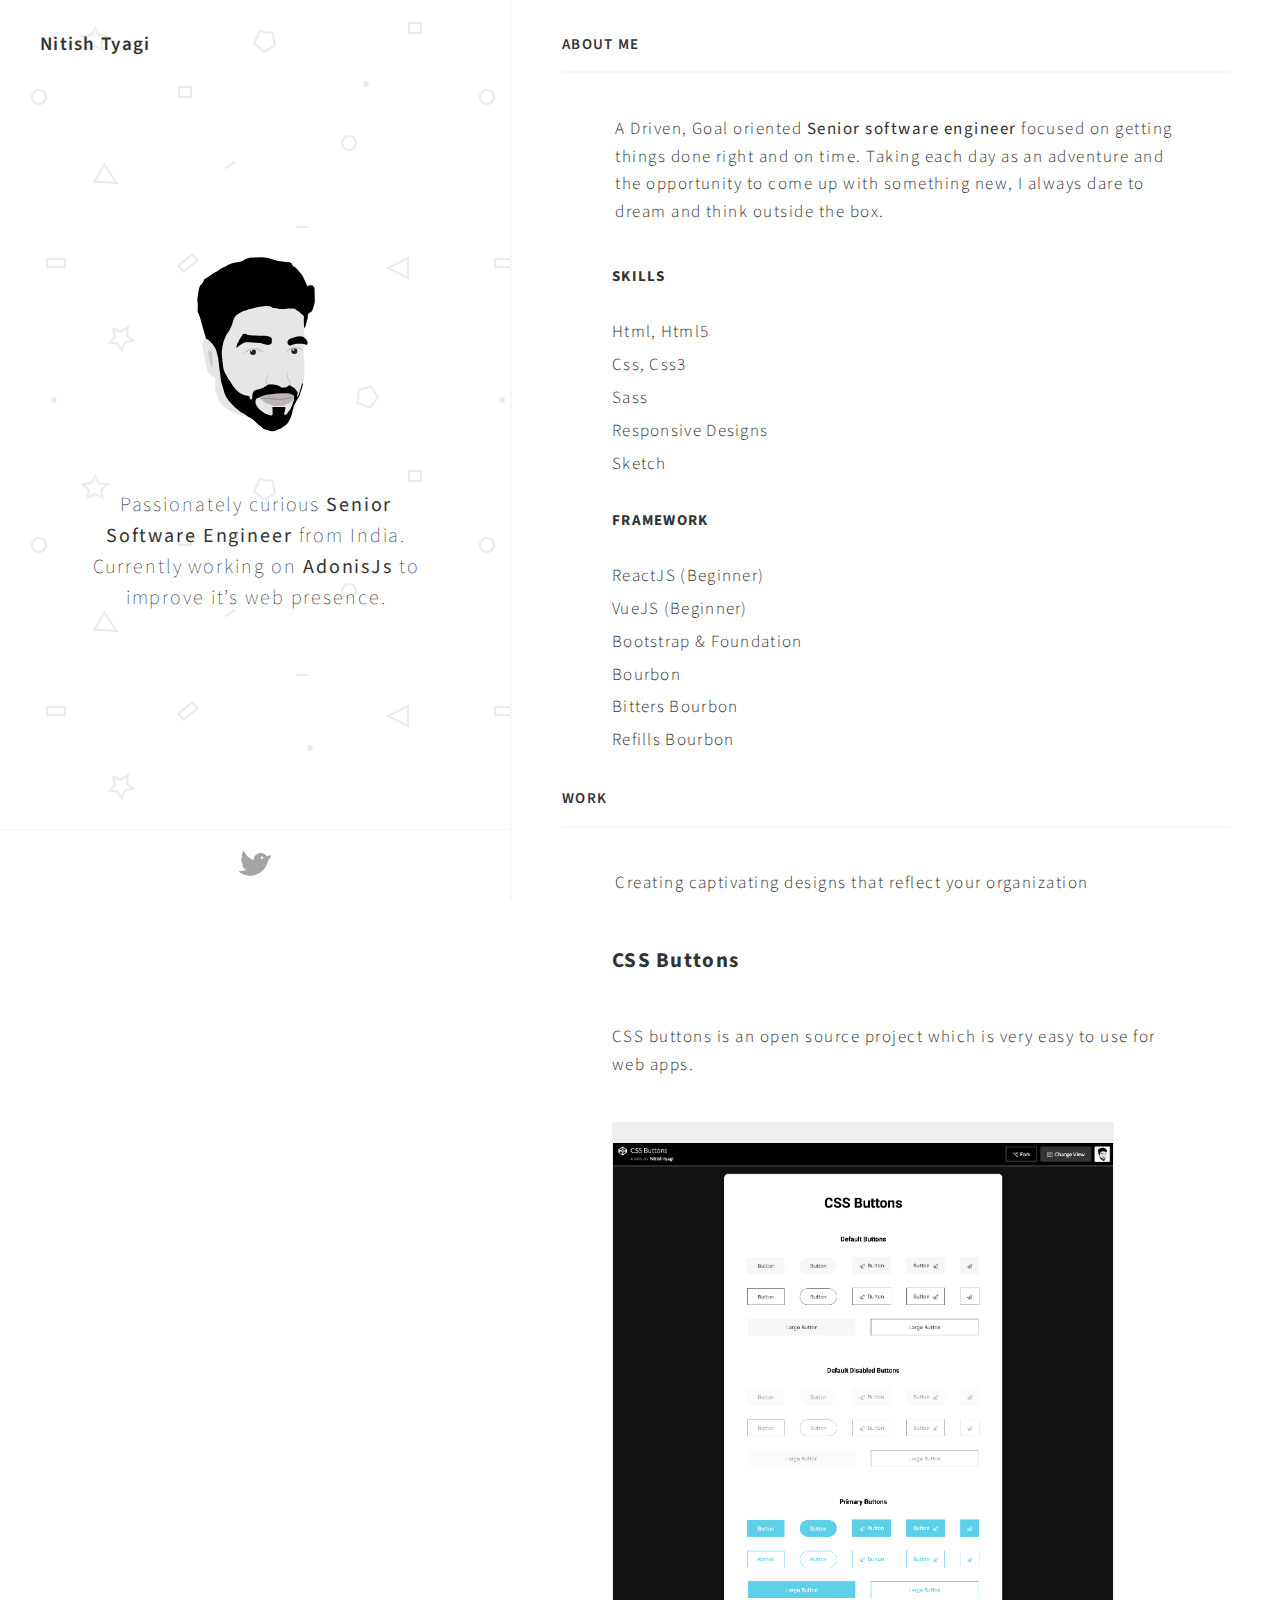
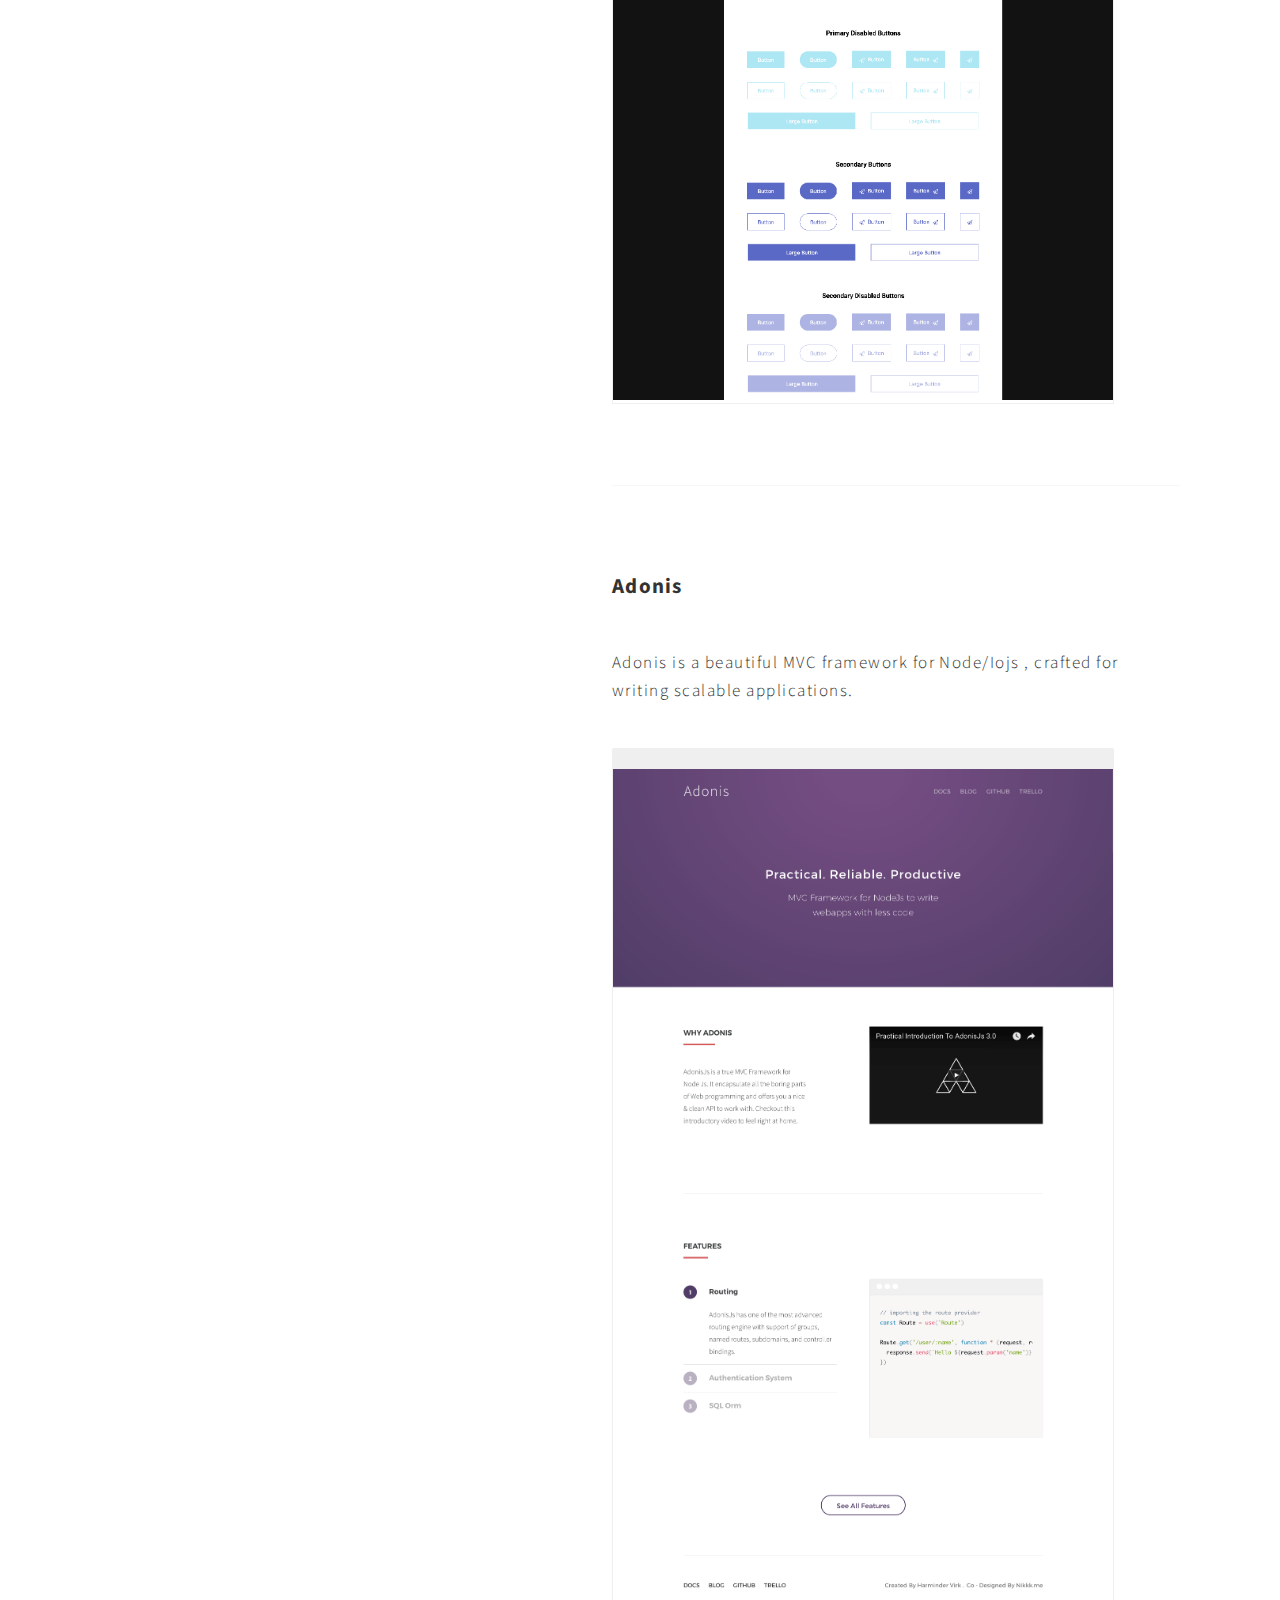
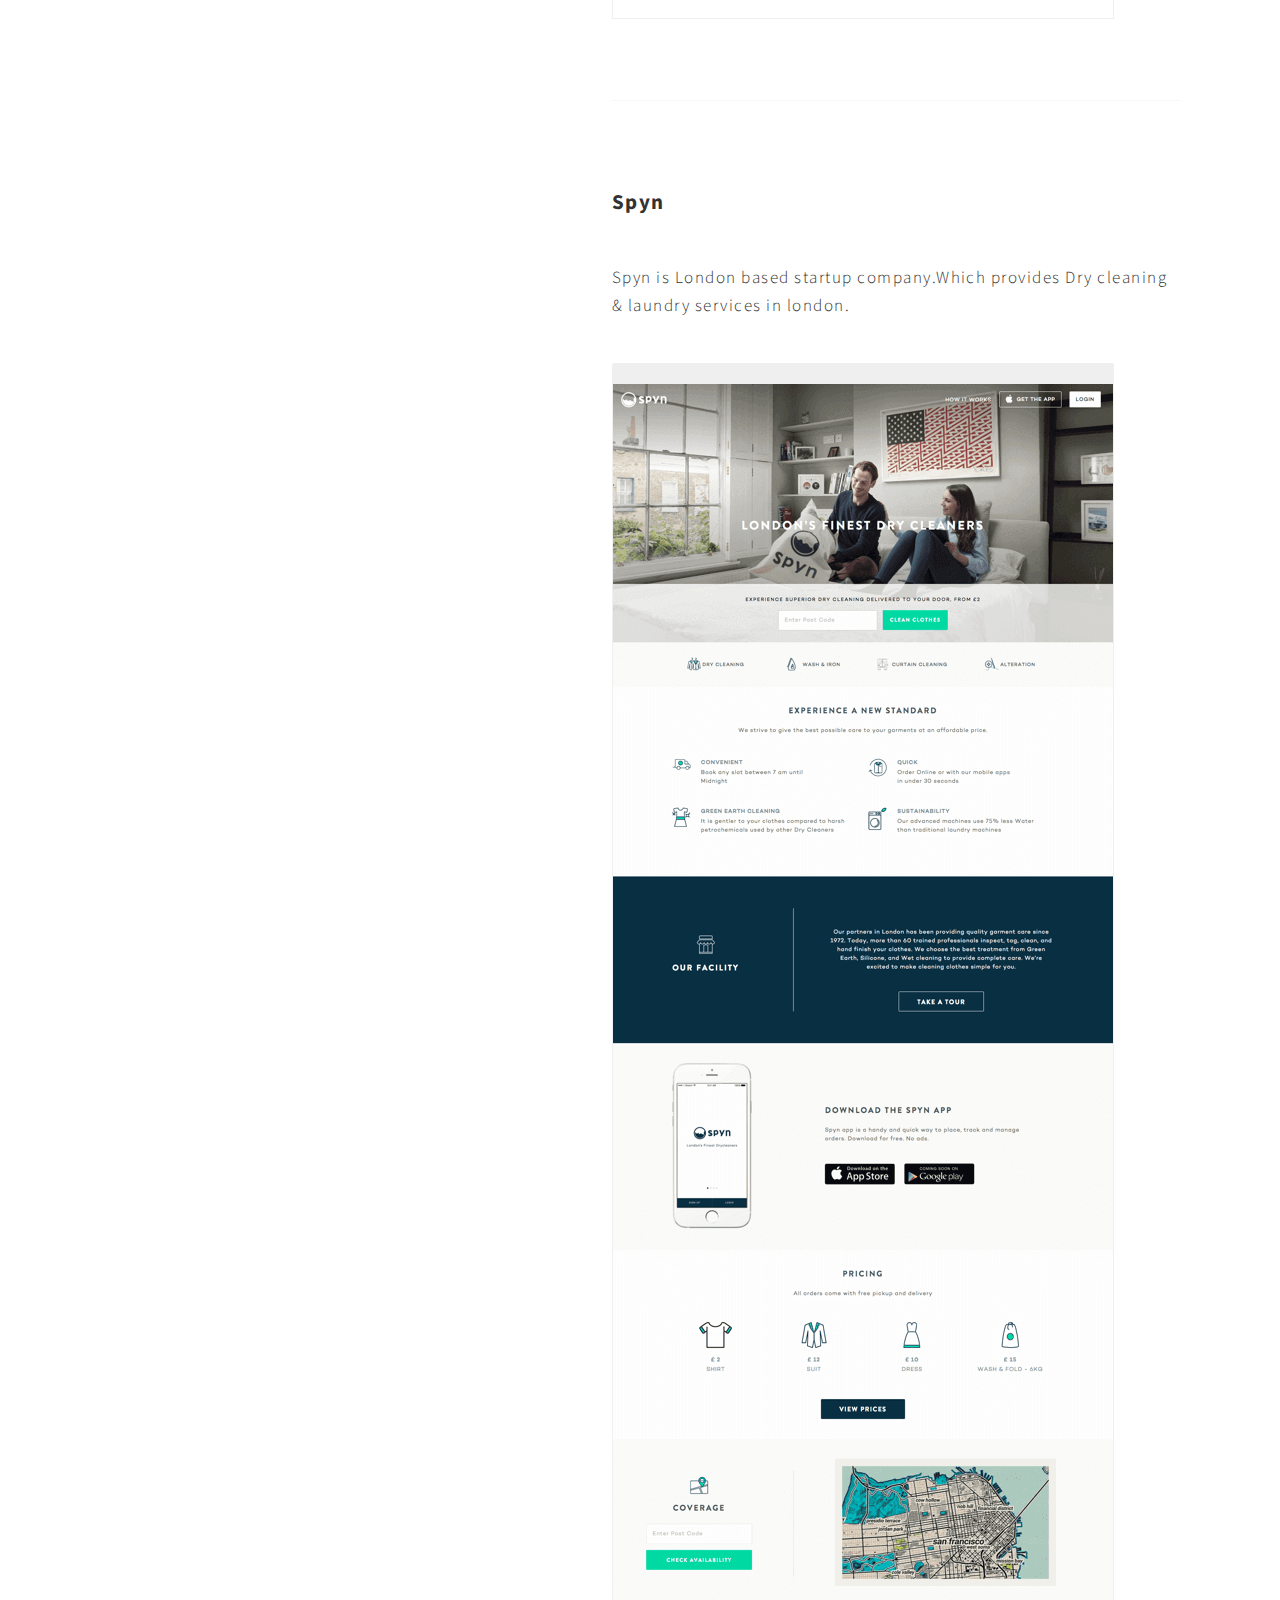
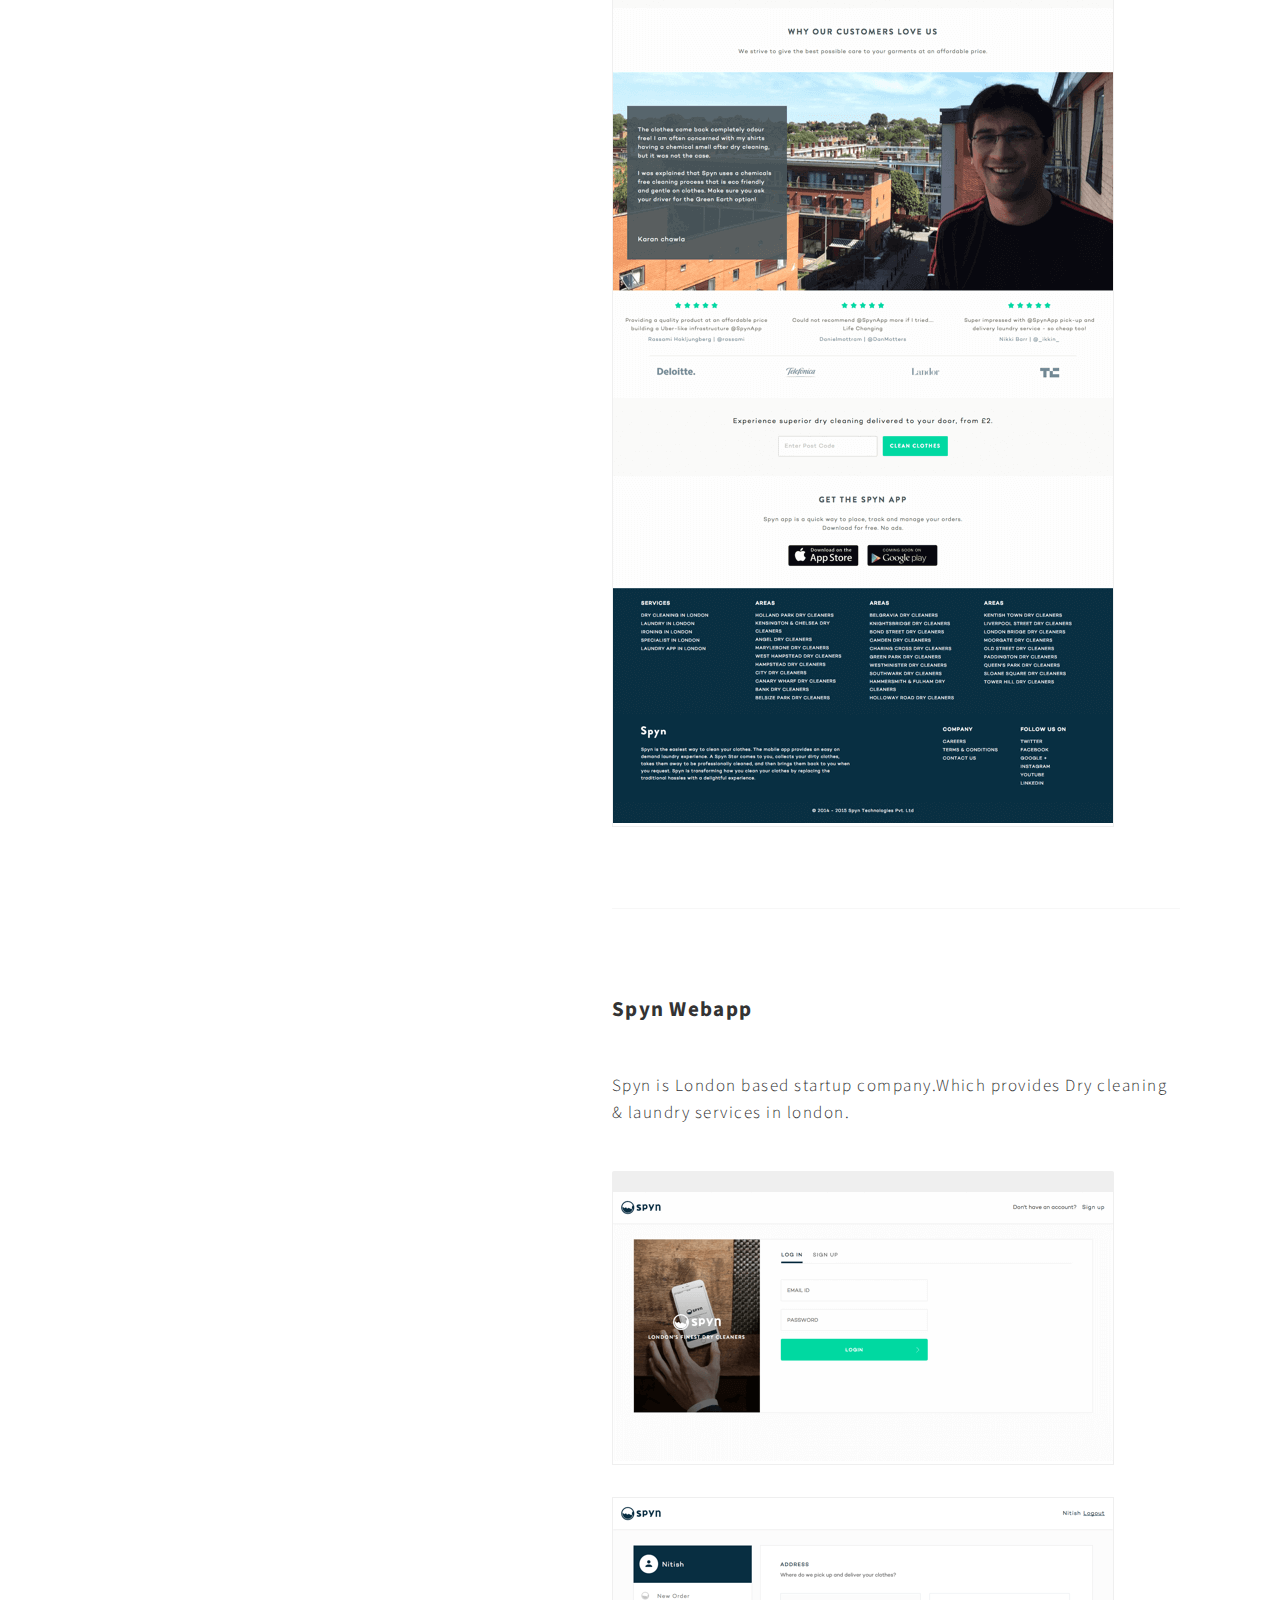
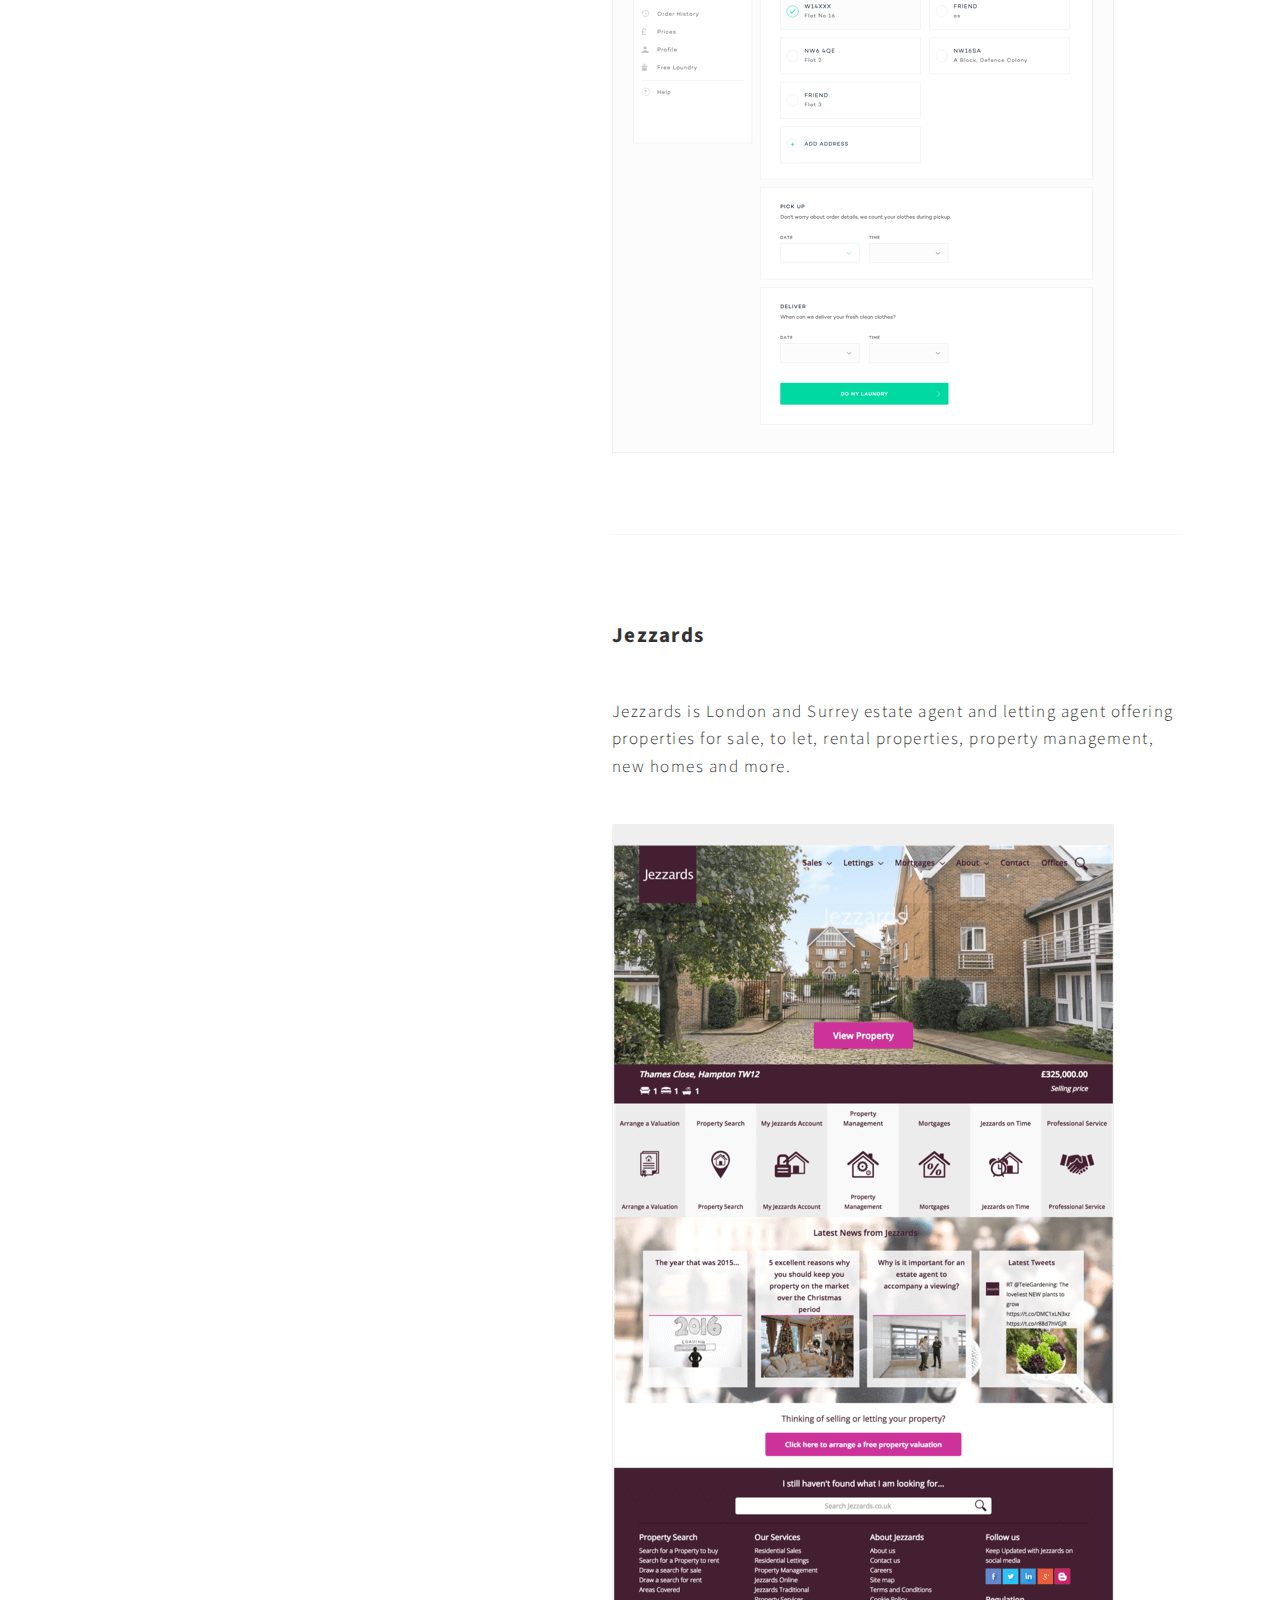
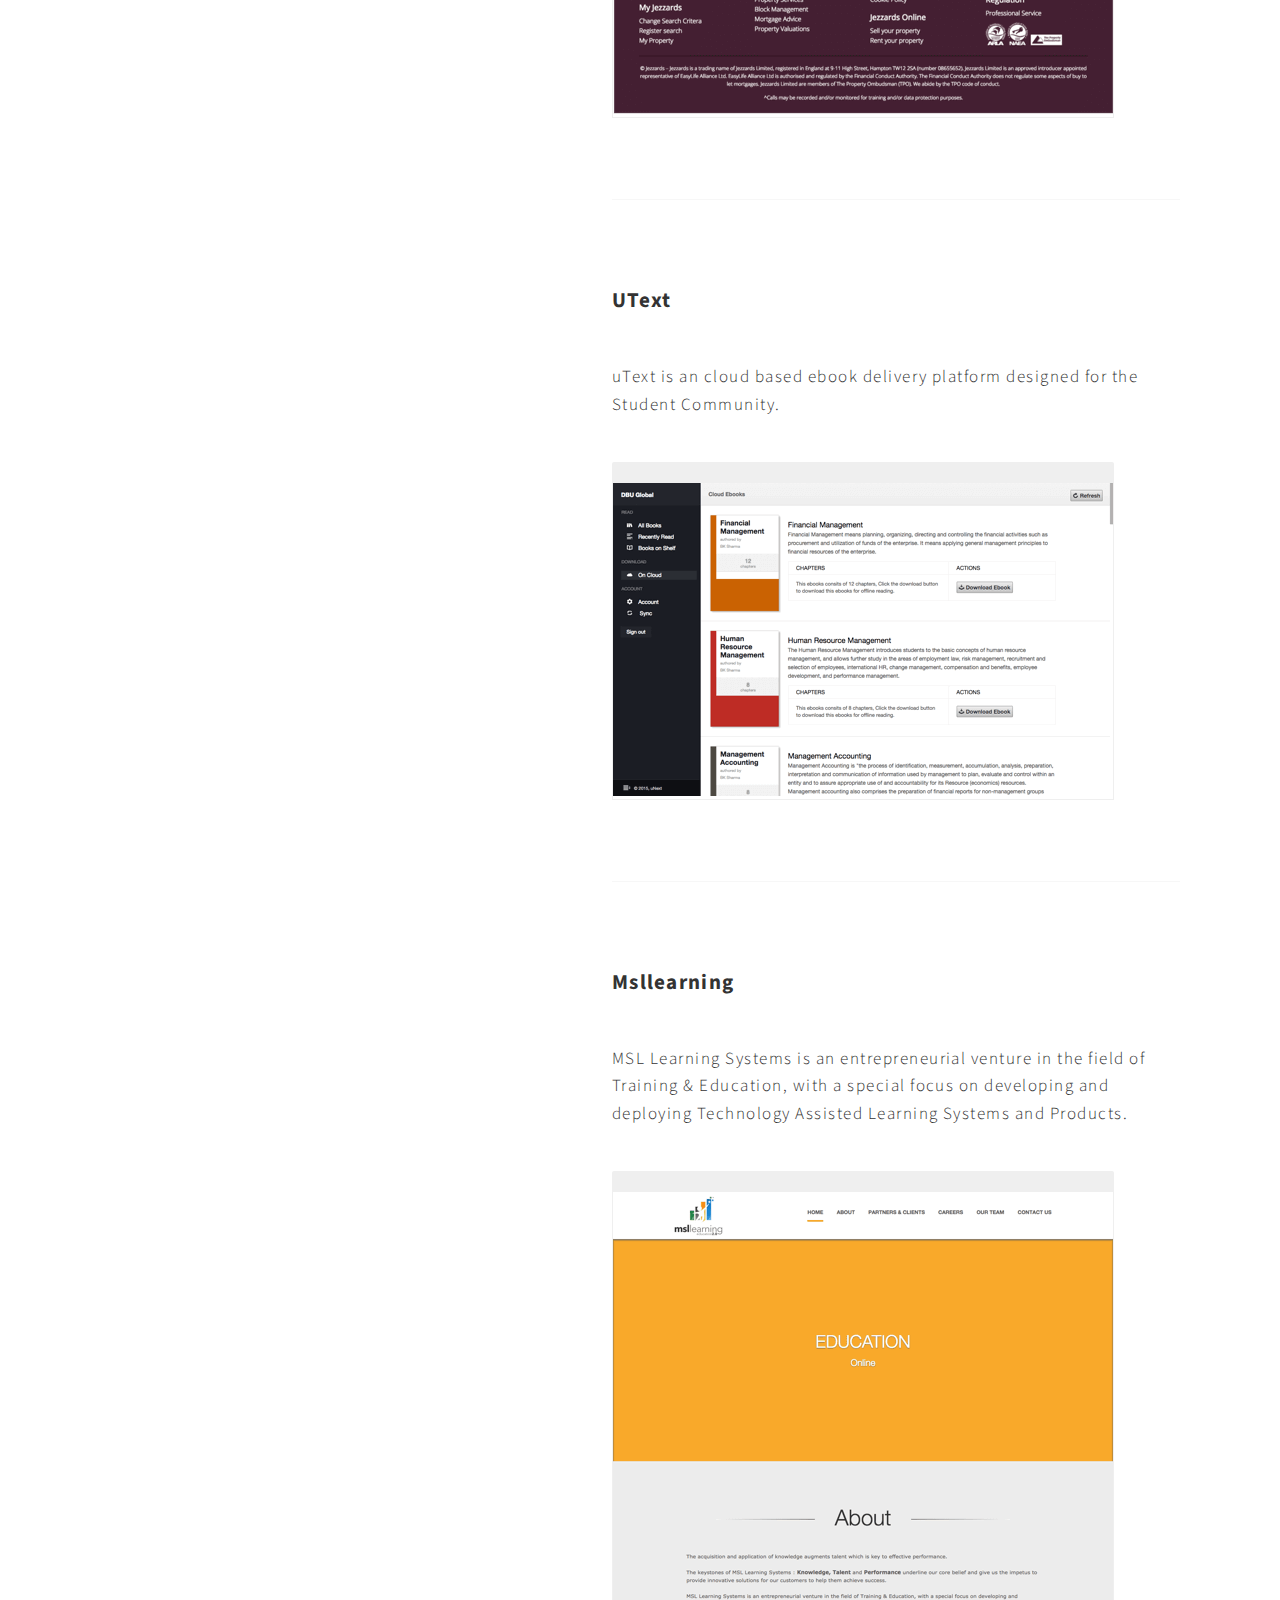
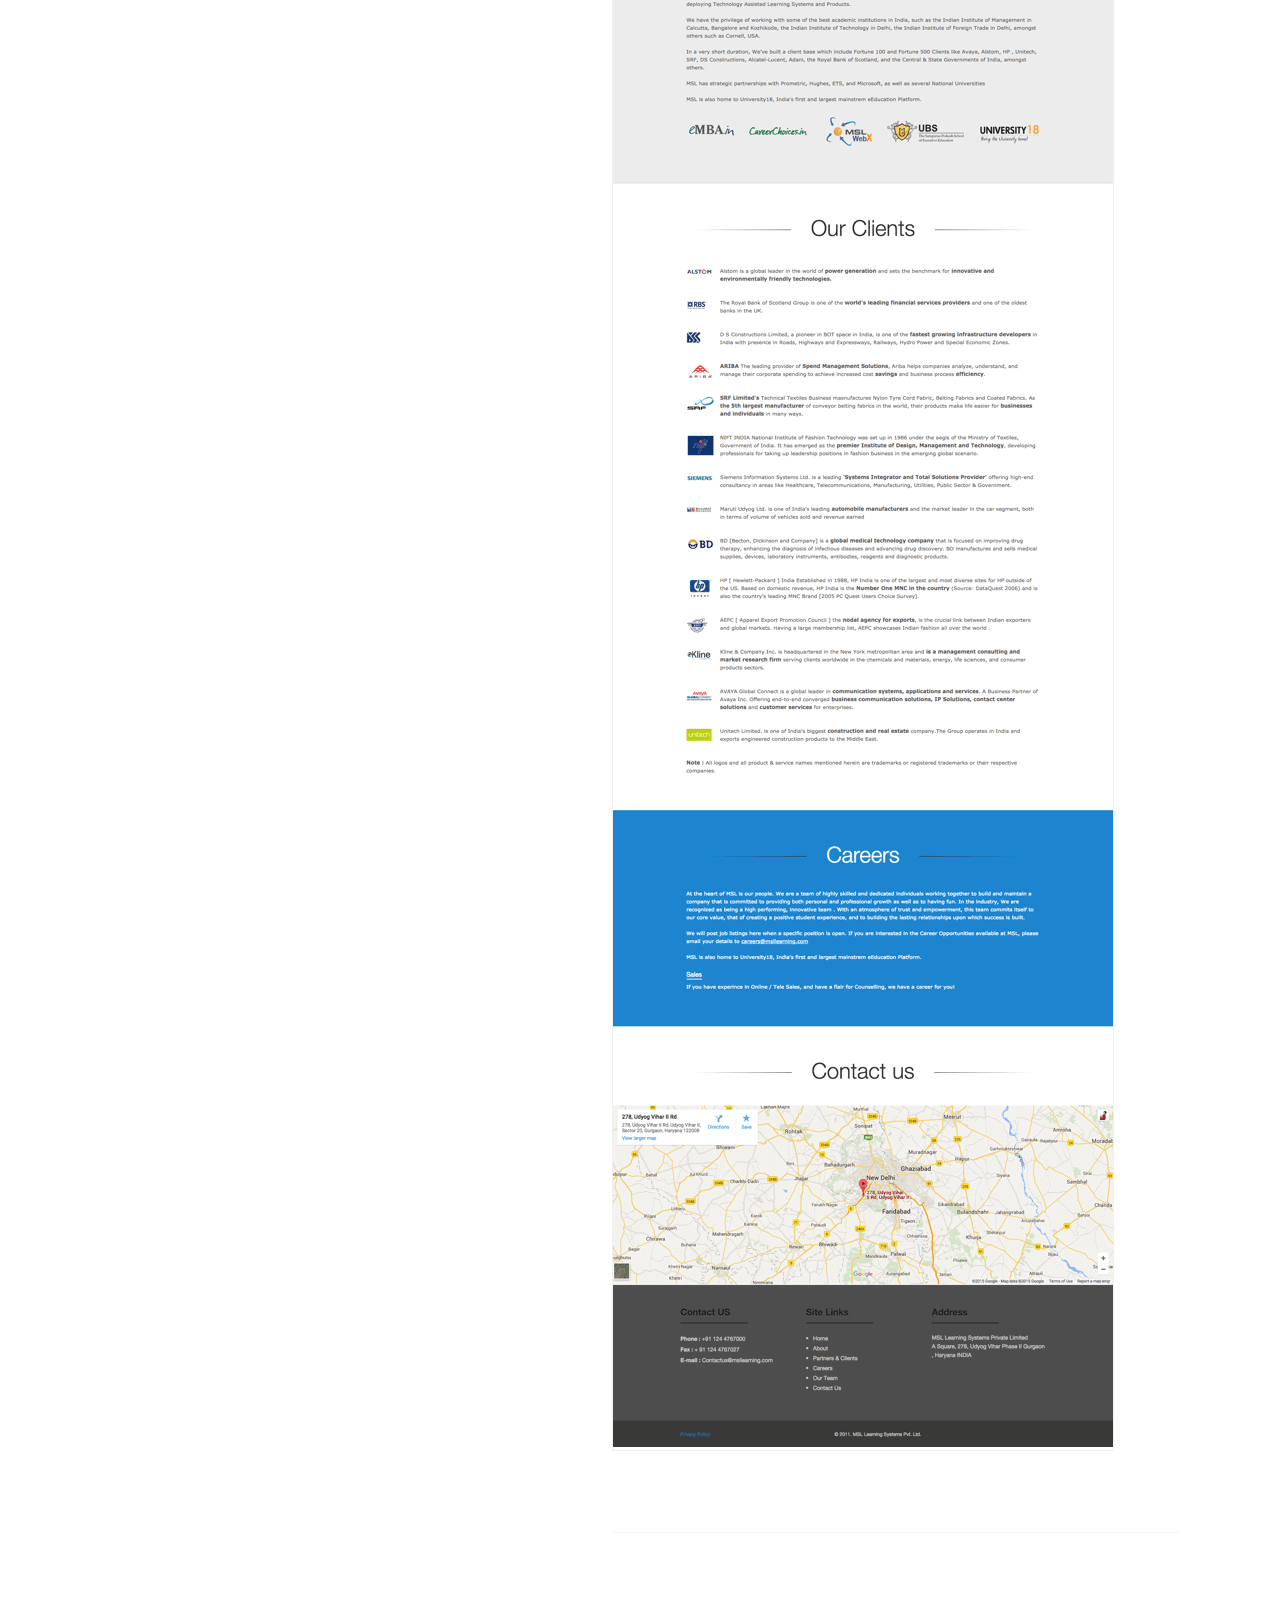
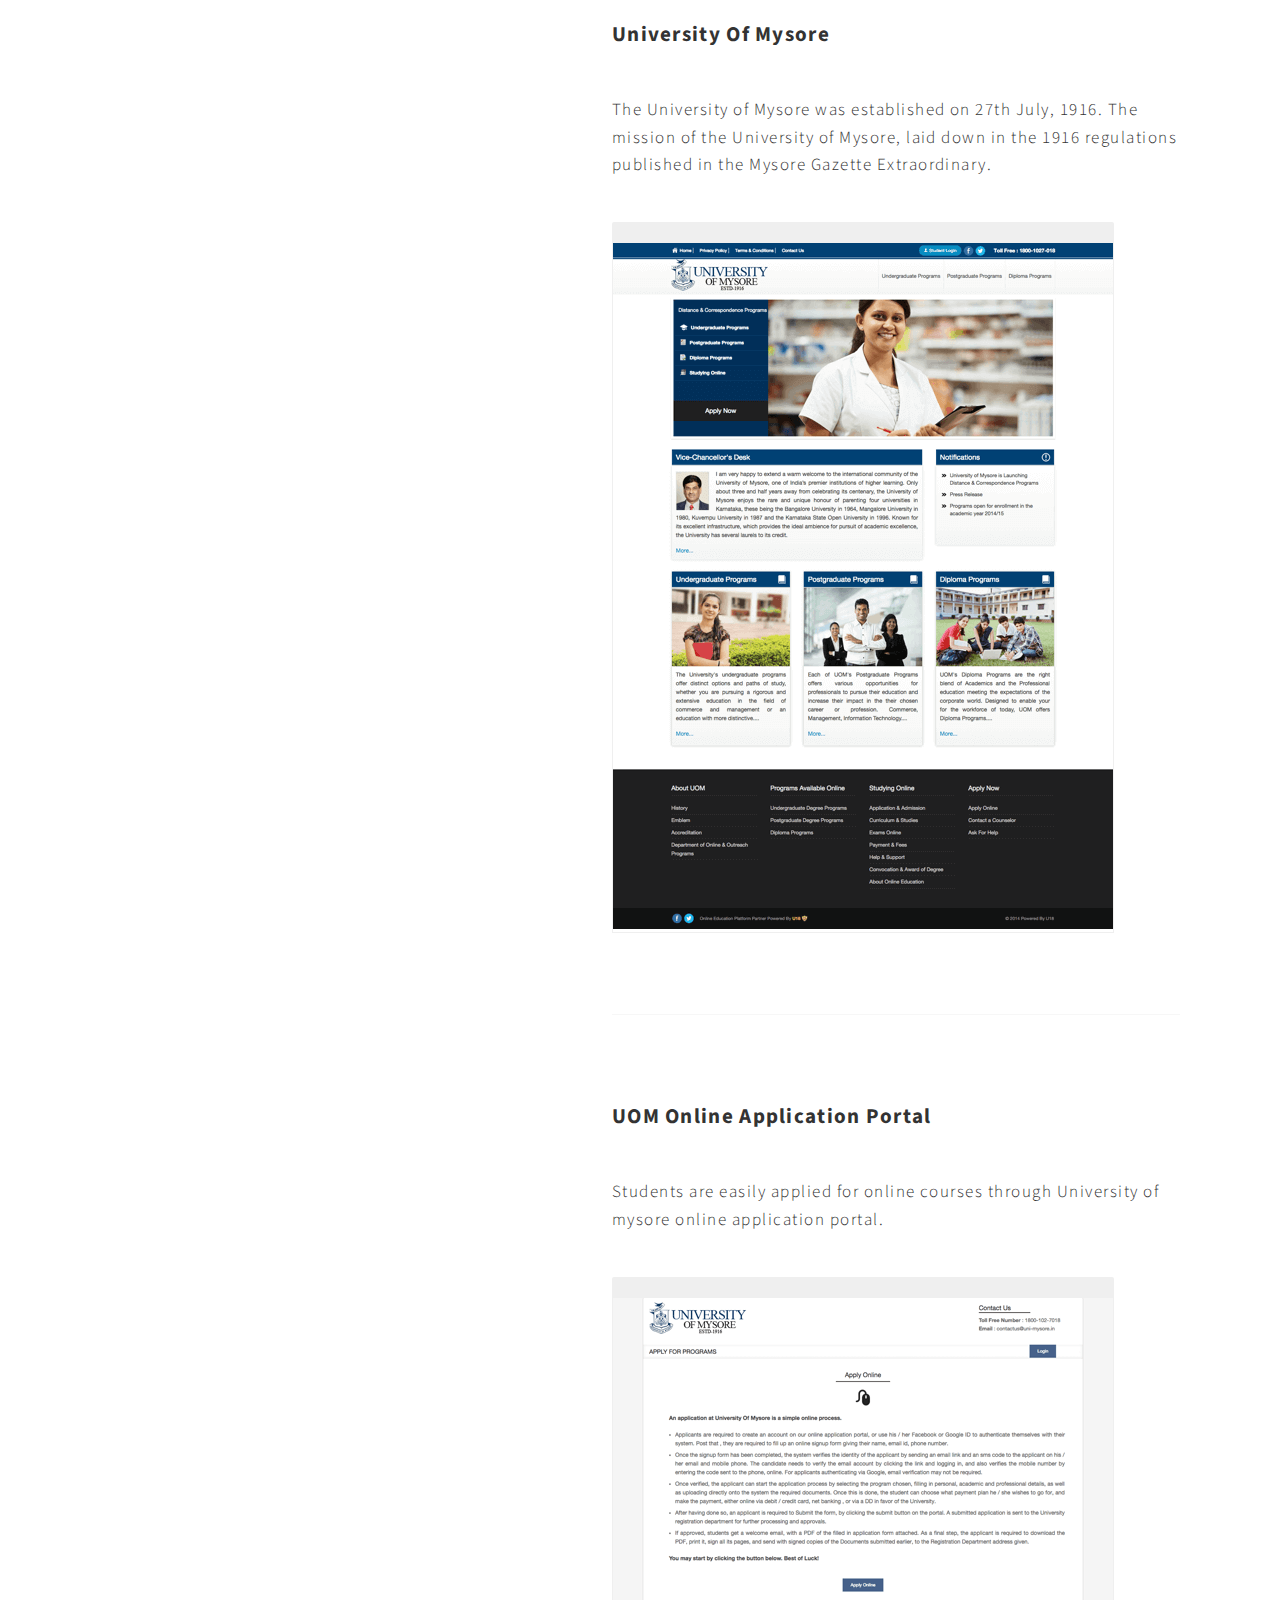
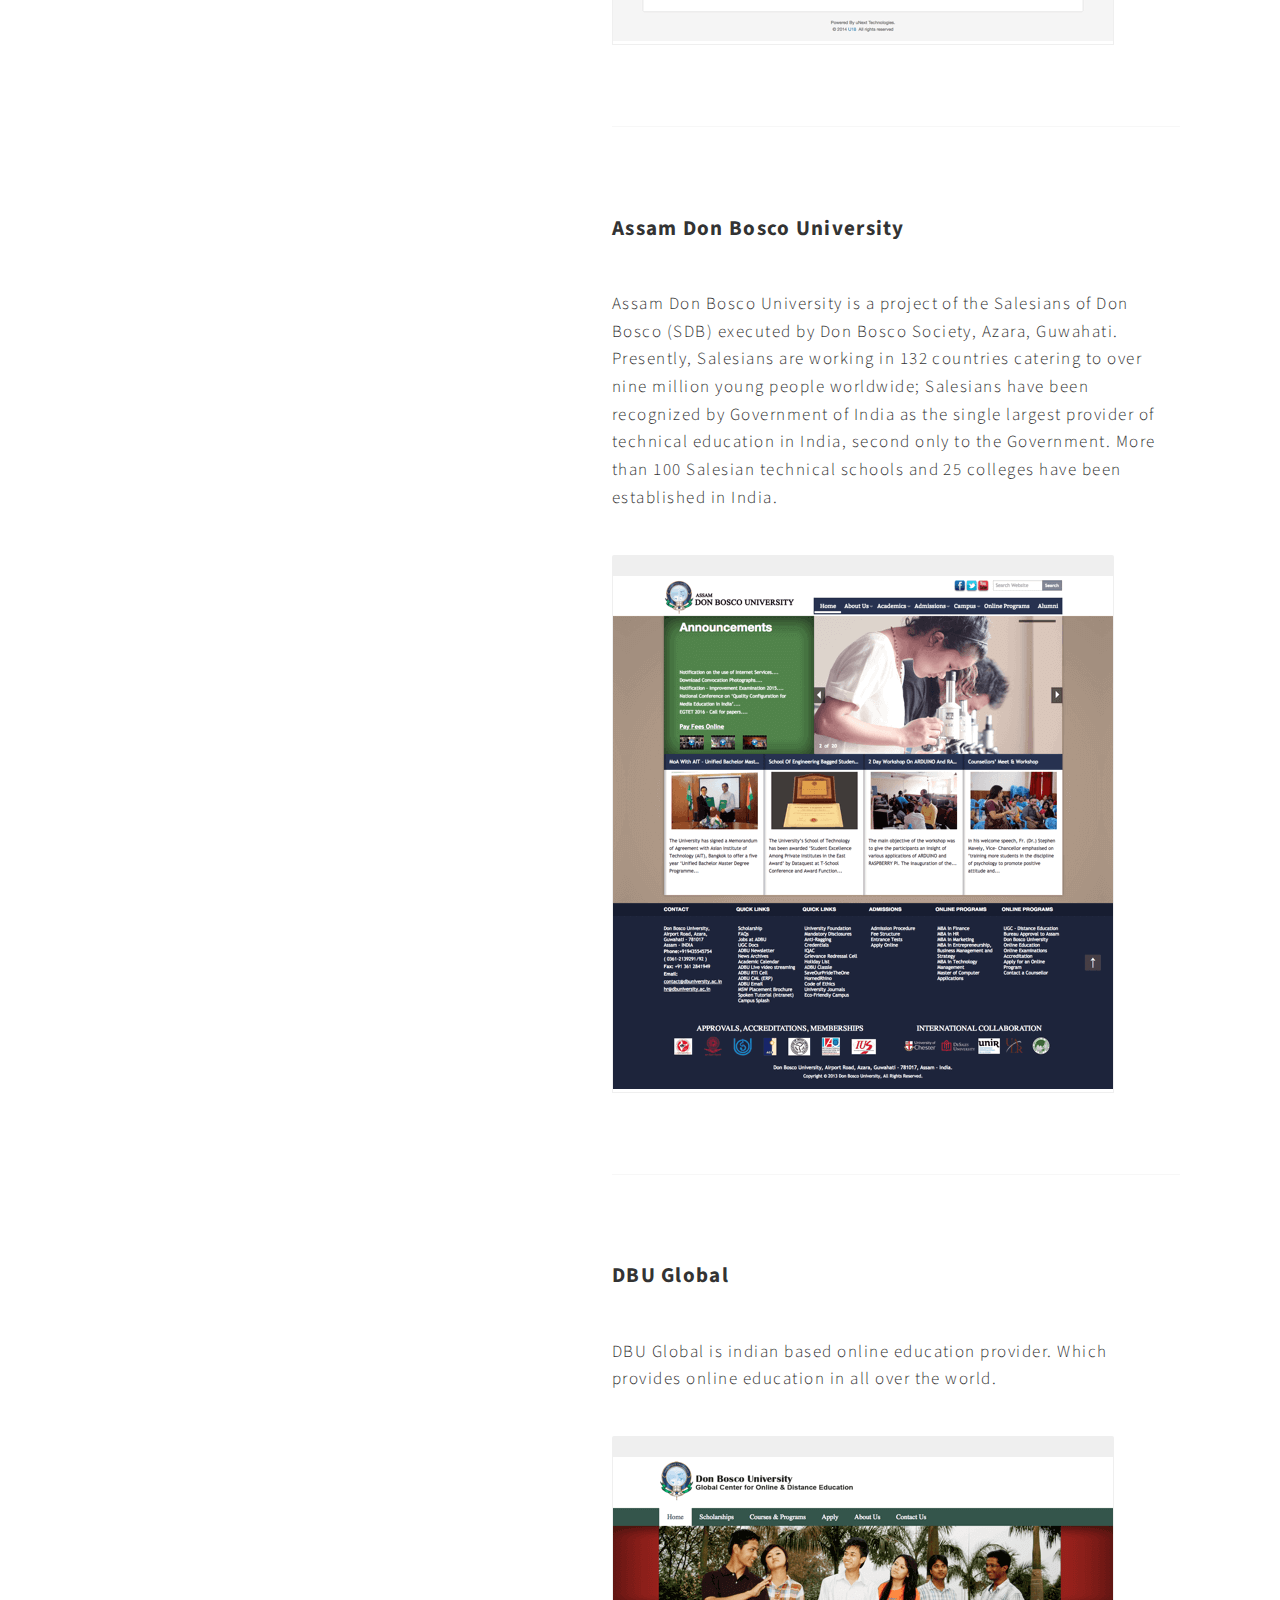
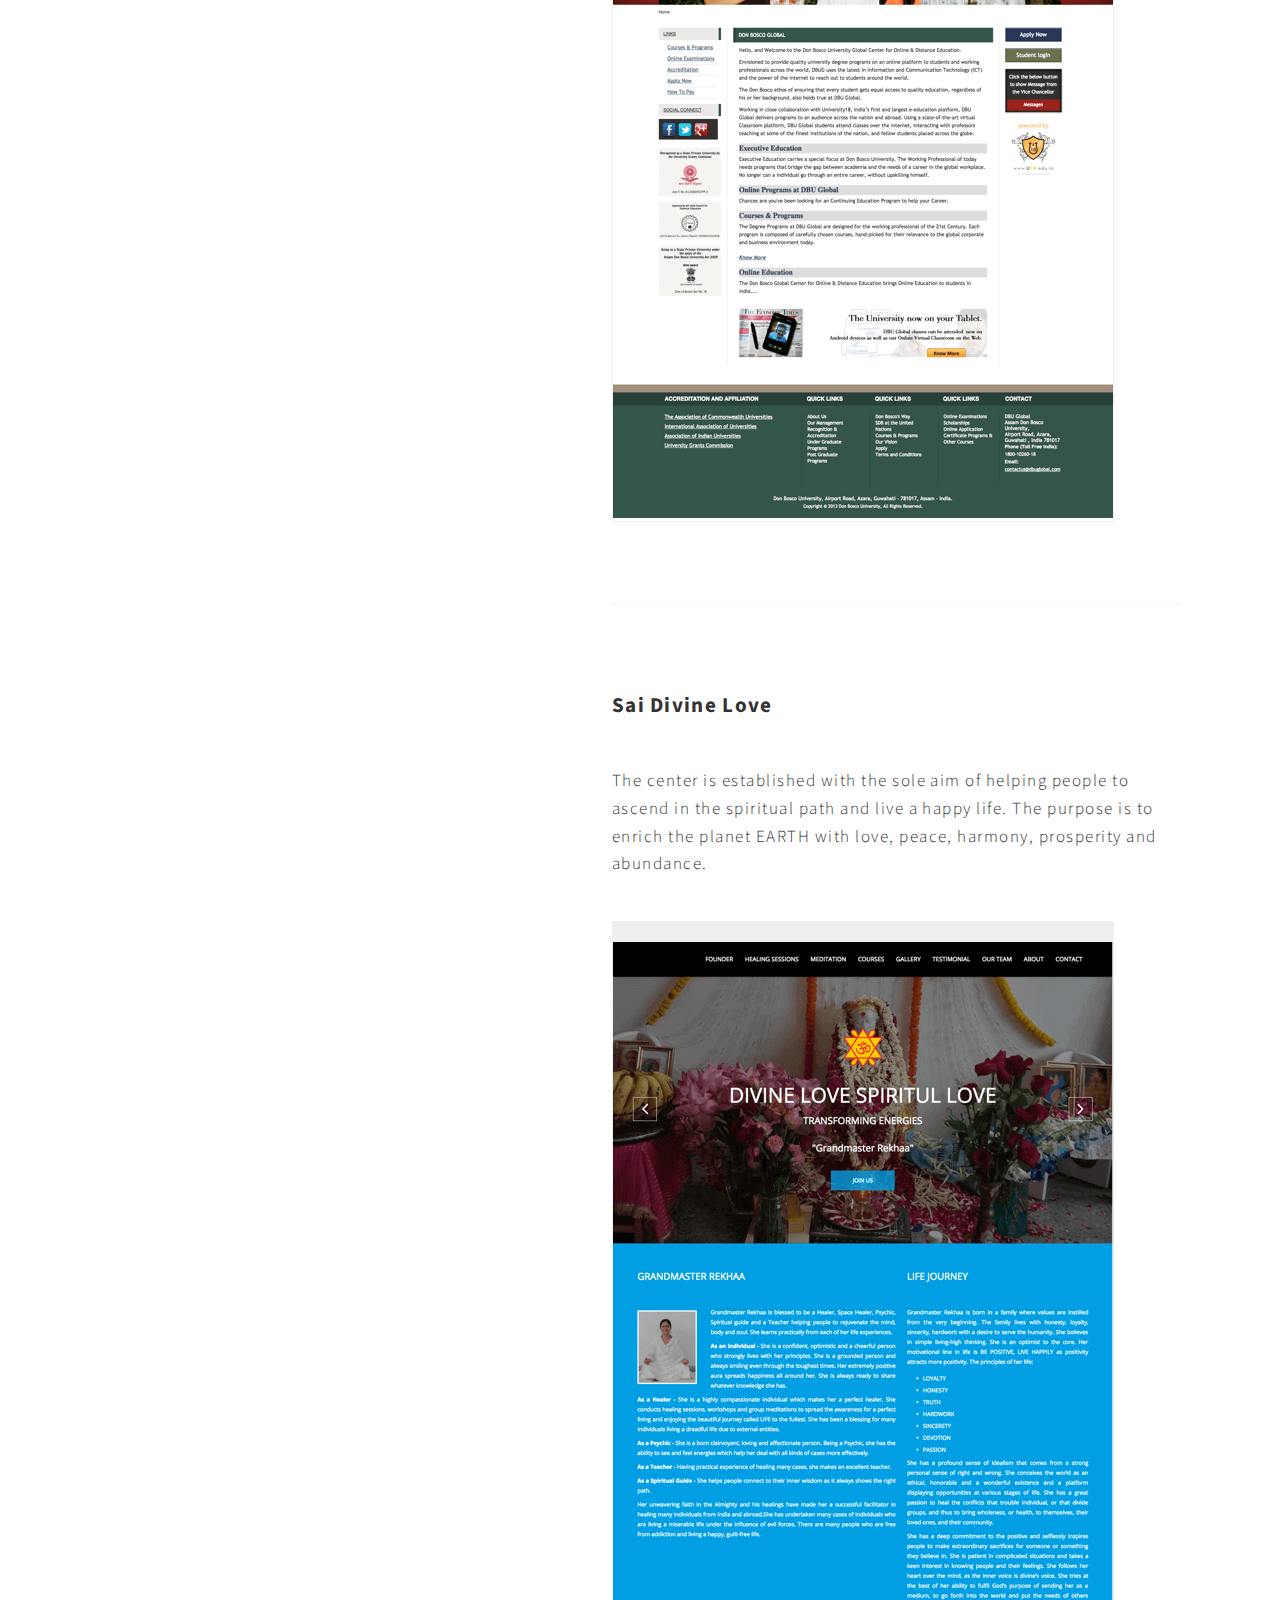
<file: index.html>
<!DOCTYPE html>
<html lang="en">
<head>
	<meta charset="utf-8">
	<meta http-equiv="X-UA-Compatible" content="IE=edge">
  	<meta name="viewport" content="width=device-width, initial-scale=1.0, maximum-scale=1.0, user-scalable=no" />
	<title>Nitish tyagi, Senior Software Engineer</title>
	<meta name="description" content="Frontend Software Developer">
	<meta name="author" content="Nitish tyagi">
	<link href='http://fonts.googleapis.com/css?family=Source+Sans+Pro:400,200,300,600,700,900' rel='stylesheet' type='text/css'>
	<link rel="stylesheet" type="text/css" href="stylesheets/app.css">
	
	<script>
	  (function(i,s,o,g,r,a,m){i['GoogleAnalyticsObject']=r;i[r]=i[r]||function(){
	  (i[r].q=i[r].q||[]).push(arguments)},i[r].l=1*new Date();a=s.createElement(o),
	  m=s.getElementsByTagName(o)[0];a.async=1;a.src=g;m.parentNode.insertBefore(a,m)
	  })(window,document,'script','//www.google-analytics.com/analytics.js','ga');
	
	  ga('create', 'UA-70620934-1', 'auto');
	  ga('send', 'pageview');
	
	</script>
</head>
<body>

	<section class="__main">
		<section class="profile__section">
			<header class="profile__header">
				<h1 class="__name">Nitish Tyagi</h1>
			</header><!-- end __header -->

			<div class="profile__bio__main">
				<div class="profile__bio">
					<div class="profile__img">
						<img src="assets/images/profile.svg">
					</div><!-- end profile__img -->

					<div class="profile__text">
						<p>Passionately curious <b>Senior Software Engineer</b> from India. Currently working on <a href="http://adonisjs.com" target="__blank">AdonisJs</a> to improve it’s web presence.</p>
					</div><!-- end profile__text -->
				</div><!-- end profile__bio -->
			</div><!-- end profile__bio__main -->	

			<footer class="profile__footer">
				<a href="https://twitter.com/ntshtyagi" target="__blank">
					<svg width="61px" height="47px" viewBox="0 0 61 47" version="1.1" xmlns="http://www.w3.org/2000/svg" xmlns:xlink="http://www.w3.org/1999/xlink" xmlns:sketch="http://www.bohemiancoding.com/sketch/ns">
			    <!-- Generator: Sketch 3.3.2 (12043) - http://www.bohemiancoding.com/sketch -->
					    <title>twitter</title>
					    <desc>Created with Sketch.</desc>
					    <defs></defs>
					    <g id="Page-1" stroke="none" stroke-width="1" fill="none" fill-rule="evenodd" sketch:type="MSPage">
					        <g id="twitter" sketch:type="MSLayerGroup" fill="#999">
					            <g id="Group" sketch:type="MSShapeGroup">
					                <path d="M59.3,7.9 C57.4,8.8 55.3,9.5 53.2,9.9 C51.1,6.5 47.6,4.1 43.6,3.5 C42.9,3.4 42.2,3.3 41.5,3.3 C34.7,3.3 29,8.2 28,14.9 C27.9,15.6 27.8,16.4 27.8,17.1 C20,14.2 13.6,8.4 10,0.8 C9.8,0.4 9.4,0.2 9,0.1 C8.6,0.1 8.2,0.3 7.9,0.6 C5.6,4.1 5,8.3 6.2,12.2 C6,12.2 5.8,12.1 5.7,12.2 C5.2,12.3 4.9,12.6 4.8,13.1 C3.7,17.3 4.8,21.8 7.4,25.1 C7.1,25.1 6.9,25.2 6.7,25.4 C6.3,25.7 6.2,26.2 6.3,26.6 C7.4,30.9 10.5,34.4 14.5,35.9 C10.3,37.4 5.9,38 1.4,37.7 C0.9,37.7 0.4,38 0.2,38.5 C-1.4391266e-14,39 0.2,39.5 0.6,39.9 C5.1,43.3 10.4,45.5 16,46.4 C17.8,46.7 19.5,46.8 21.3,46.8 C36.7,46.8 50.3,36.5 54.4,21.7 C54.7,20.9 54.9,20 55,19.2 C55,19 55.1,18.8 55.1,18.6 C55.2,18.3 55.2,18 55.3,17.7 L55.3,17.7 C57.6,15.3 59.5,12.6 60.9,9.6 C61.1,9.2 61,8.6 60.7,8.3 C60.3,7.8 59.7,7.7 59.3,7.9 L59.3,7.9 Z M43.7,14.7 C42.4,14.5 41.5,13.3 41.7,12 C41.9,10.7 43.1,9.8 44.4,10 C45.7,10.2 46.6,11.4 46.4,12.7 C46.2,14 45,14.9 43.7,14.7 L43.7,14.7 Z" id="Shape"></path>
					            </g>
					        </g>
					    </g>
					</svg>
				</a>
			</footer><!-- end profile__footer -->
		</section><!-- end profile__sec -->
	
		<section class="other__section">
			<div class="__section about__section">
				<h2 class="__title">About Me</h2>
				<p class="__saying section__mg">A Driven, Goal oriented <b>Senior software engineer</b> focused on getting things done right and on time. Taking each day as an adventure and the opportunity to come up with something new, I always dare to dream and think outside the box.</p>

				<div class="inner__section">
					<div class="__skills">
						<h3>Skills</h3>

						<div class="skills__section">
							<ul>
								<li><span>---</span>  Html, Html5</li>
								<li><span>---</span>  Css, Css3</li>
								<li><span>---</span>  Sass</li>
								<li><span>---</span>  Responsive Designs</li>
								<li><span>---</span>  Sketch</li>
							</ul>
						</div><!-- end skills__section -->
					</div><!-- end __skills -->

					<div class="__skills">
						<h3>Framework</h3>

						<div class="skills__section">
							<ul>
								<li><span>---</span>  ReactJS (Beginner)</li>
								<li><span>---</span>  VueJS (Beginner)</li>
								<li><span>---</span>  Bootstrap &amp; Foundation</li>
								<li><span>---</span>  Bourbon</li>
								<li><span>---</span>  Bitters Bourbon</li>
								<li><span>---</span>  Refills Bourbon</li>
							</ul>
						</div><!-- end skills__section -->
					</div><!-- end __skills -->
				</div><!-- end inner__section -->
			</div><!-- end about__section -->

			<div class="__section work__section">
				<h2 class="__title">Work</h2>
				<p class="__saying section__mg">Creating captivating designs that reflect your organization</p>

				<div class="inner__section">
					<div class="__work">
						<h3><a href="https://codepen.io/nikkk-me/full/PKeOdP" target="__blank">CSS Buttons</a></h3>
						<p class="__saying">CSS buttons is an open source project which is very easy to use for web apps.</p>

						<div class="__mockup">
							<div class="__browser">
							</div><!-- end __browser -->
							<a href="https://codepen.io/nikkk-me/full/PKeOdP" target="__blank"><img src="assets/images/work/css-buttons.png"></a>
						</div><!-- end __mockup -->
					</div><!-- end __work -->

					<div class="__divider"></div><!-- end __divider -->
					
					<div class="__work">
						<h3><a href="http://adonisjs.com" target="__blank">Adonis</a></h3>
						<p class="__saying">Adonis is a beautiful MVC framework for Node/Iojs , crafted for writing scalable applications.</p>

						<div class="__mockup">
							<div class="__browser">
							</div><!-- end __browser -->
							<a href="http://adonisjs.com" target="__blank"><img src="assets/images/work/adonis.png"></a>
						</div><!-- end __mockup -->
					</div><!-- end __work -->

					<div class="__divider"></div><!-- end __divider -->

					<div class="__work">
						<h3><a href="http://gospyn.com" target="__blank">Spyn</a></h3>
						<p class="__saying">Spyn is London based startup company.Which provides Dry cleaning &amp; laundry services in london.</p>

						<div class="__mockup">
							<div class="__browser">
							</div><!-- end __browser -->
							<a href="http://gospyn.com" class="work__graphic" target="__blank"><img src="assets/images/work/spyn_website.png"></a>
						</div><!-- end __mockup -->

					</div><!-- end __work -->

					<div class="__divider"></div><!-- end __divider -->

					<div class="__work">
						<h3><a href="" target="__blank">Spyn Webapp</a></h3>
						<p class="__saying">Spyn is London based startup company.Which provides Dry cleaning &amp; laundry services in london.</p>

						<div class="__mockup">
							<div class="__browser">
							</div><!-- end __browser -->
							<a href="" class="work__graphic" target="__blank"><img src="assets/images/work/spyn_app.png"></a><br><br>
							<a href="" class="work__graphic" target="__blank"><img src="assets/images/work/spyn_app2.png"></a>
						</div><!-- end __mockup -->
					</div><!-- end __work -->

					<div class="__divider"></div><!-- end __divider -->

					<div class="__work">
						<h3><a href="http://jezzards.co.uk" target="__blank">Jezzards</a></h3>
						<p class="__saying">Jezzards is London and Surrey estate agent and letting agent offering properties for sale, to let, rental properties, property management, new homes and more.</p>

						<div class="__mockup">
							<div class="__browser">
							</div><!-- end __browser -->
							<a href="http://jezzards.co.uk" class="work__graphic" target="__blank"><img src="assets/images/work/jezzards_new.png"></a>
						</div><!-- end __mockup -->
					</div><!-- end __work -->

					<div class="__divider"></div><!-- end __divider -->

					<div class="__work">
						<h3><a href="https://chrome.google.com/webstore/search/utext?hl=en" target="__blank">uText</a></h3>
						<p class="__saying">uText is an cloud based ebook delivery platform designed for the Student Community.</p>

						<div class="__mockup">
							<div class="__browser">
							</div><!-- end __browser -->
							<a href="https://chrome.google.com/webstore/search/utext?hl=en" class="work__graphic" target="__blank"><img src="assets/images/work/utext.png"></a>
							<!-- dev@master@123 -->
						</div><!-- end __mockup -->
					</div><!-- end __work -->

					<div class="__divider"></div><!-- end __divider -->

					<div class="__work">
						<h3><a href="http://msllearning.com" target="__blank">Msllearning</a></h3>
						<p class="__saying">MSL Learning Systems is an entrepreneurial venture in the field of Training &amp; Education, with a special focus on developing and deploying Technology Assisted Learning Systems and Products.</p>

						<div class="__mockup">
							<div class="__browser">
							</div><!-- end __browser -->
							<a href="http://msllearning.com" class="work__graphic" target="__blank"><img src="assets/images/work/msllearning.png"></a>
						</div><!-- end __mockup -->
					</div><!-- end __work -->

					<div class="__divider"></div><!-- end __divider -->

					<div class="__work">
						<h3><a href="http://www.uni-mysore.in" target="__blank">University of mysore</a></h3>
						<p class="__saying">The University of Mysore was established on 27th July, 1916. The mission of the University of Mysore, laid down in the 1916 regulations published in the Mysore Gazette Extraordinary.</p>

						<div class="__mockup">
							<div class="__browser">
							</div><!-- end __browser -->
							<a href="http://www.uni-mysore.in" class="work__graphic" target="__blank"><img src="assets/images/work/uom.png"></a>
						</div><!-- end __mockup -->
					</div><!-- end __work -->

					<div class="__divider"></div><!-- end __divider -->

					<div class="__work">
						<h3><a href="https://apply2.uni-mysore.in" target="__blank">UOM online application portal</a></h3>
						<p class="__saying">Students are easily applied for online courses through University of mysore online application portal.</p>

						<div class="__mockup">
							<div class="__browser">
							</div><!-- end __browser -->
							<a href="https://apply2.uni-mysore.in" class="work__graphic" target="__blank"><img src="assets/images/work/uom_portal.png"></a>
						</div><!-- end __mockup -->
					</div><!-- end __work -->

					<div class="__divider"></div><!-- end __divider -->

					<div class="__work">
						<h3><a href="http://www.dbuniversity.ac.in" target="__blank">Assam Don bosco university</a></h3>
						<p class="__saying">Assam Don Bosco University is a project of the Salesians of Don Bosco (SDB) executed by Don Bosco Society, Azara, Guwahati. Presently, Salesians are working in 132 countries catering to over nine million young people worldwide; Salesians have been recognized by Government of India as the single largest provider of technical education in India, second only to the Government. More than 100 Salesian technical schools and 25 colleges have been established in India.</p>

						<div class="__mockup">
							<div class="__browser">
							</div><!-- end __browser -->
							<a href="http://www.dbuniversity.ac.in" class="work__graphic"  target="__blank"><img src="assets/images/work/dbu_university.png"></a>
						</div><!-- end __mockup -->
					</div><!-- end __work -->

					<div class="__divider"></div><!-- end __divider -->

					<div class="__work">
						<h3><a href="http://www.dbuniversity.ac.in/dbuglobal" target="__blank">DBU Global</a></h3>
						<p class="__saying">DBU Global is indian based online education provider. Which provides online education in all over the world.</p>

						<div class="__mockup">
							<div class="__browser">
							</div><!-- end __browser -->
							<a href="http://www.dbuniversity.ac.in/dbuglobal" class="work__graphic"  target="__blank"><img src="assets/images/work/dbu_global.png"></a>
						</div><!-- end __mockup -->
					</div><!-- end __work -->

					<div class="__divider"></div><!-- end __divider -->

					<div class="__work">
						<h3><a href="http://www.saidivinelove.com"  target="__blank">sai divine love</a></h3>
						<p class="__saying">The center is established with the sole aim of helping people to ascend in the spiritual path and live a happy life. The purpose is to enrich the planet EARTH with love, peace, harmony, prosperity and abundance.</p>

						<div class="__mockup">
							<div class="__browser">
							</div><!-- end __browser -->
							<a href="http://www.saidivinelove.com" target="__blank" class="work__graphic"><img src="assets/images/work/sai_divielove.png"></a>
						</div><!-- end __mockup -->
					</div><!-- end __work -->
				</div><!-- end inner__section -->
			</div><!-- end work__section -->

			<footer class="__footer">
				<div class="footer__top follow__center">
					<h1>Let's Chat!</h1>

					<ul>
						<li><a href="https://twitter.com/ntshtyagi" target="__blank">Twitter</a></li>
						<li><a href="https://www.linkedin.com/in/nitishtyagi" target="__blank">LinkedIn</a></li>
						<li><a href="https://plus.google.com/u/0/109716960723756419116" target="__blank">Google+</a></li>
					</ul>
				</div><!-- end footer__top -->

				<div class="footer__bottom follow__center">
					<h5>&copy; 2015 Nitish tyagi</h5>
				</div><!-- end footer__bottom -->
			</footer><!-- end __footer -->

		</section><!-- end other__section -->
	</section><!-- end __main -->

</body>
</html>
</file>
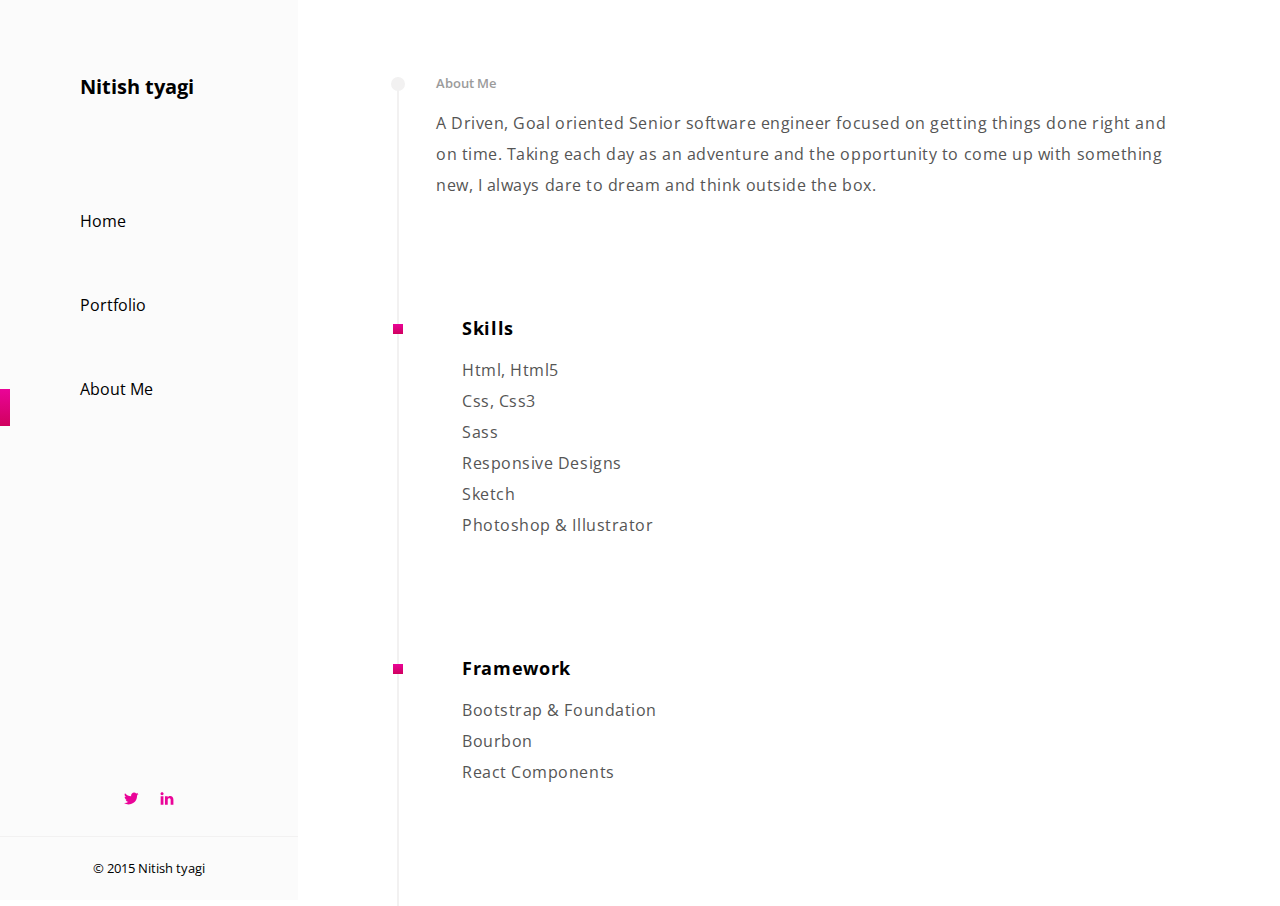
<file: about.html>
<!DOCTYPE html>
<html lang="en">
<head>
	<meta charset="utf-8">
	<meta http-equiv="X-UA-Compatible" content="IE=edge">
  	<meta name="viewport" content="width=device-width, initial-scale=1.0, maximum-scale=1.0, user-scalable=no" />
	<title>Nitish tyagi, Senior software engineer</title>
	<meta name="description" content="Senior software engineer">
	<meta name="author" content="Nitish tyagi">
	<link rel="stylesheet" type="text/css" href="css/nitish.css">
	
	<script>
	  (function(i,s,o,g,r,a,m){i['GoogleAnalyticsObject']=r;i[r]=i[r]||function(){
	  (i[r].q=i[r].q||[]).push(arguments)},i[r].l=1*new Date();a=s.createElement(o),
	  m=s.getElementsByTagName(o)[0];a.async=1;a.src=g;m.parentNode.insertBefore(a,m)
	  })(window,document,'script','//www.google-analytics.com/analytics.js','ga');
	
	  ga('create', 'UA-70620934-1', 'auto');
	  ga('send', 'pageview');
	
	</script>
</head>
<body>

    <section class="main__content__container">
        <section class="side__bar" id="side__bar">
            <div class="side__bar__fixed">
                <div class="side__bar__header">
                    <h1 class="side__bar__title">Nitish tyagi</h1>
                    <ul class="side__bar__menu">
                        <li class="side__bar__menu__list"><a href="index.html">Home</a></li>
                        <li class="side__bar__menu__list"><a href="portfolio.html">Portfolio</a></li>
                        <li class="side__bar__menu__list active"><a href="about.html">About Me</a></li>
                    </ul>
                </div>
                
                <div class="footer">
                    <div class="footer__social__icons">
                        <a href="https://twitter.com/ntshtyagi" target="_blank">
                            <svg id="" width="15px" height="15px" viewBox="0 0 29 23" version="1.1" xmlns="http://www.w3.org/2000/svg" xmlns:xlink="http://www.w3.org/1999/xlink">
                                <g id="welcome" stroke="none" stroke-width="1" fill="none" fill-rule="evenodd">
                                    <g id="icon" class="twitter__icon" transform="translate(-200.000000, -559.000000)">
                                        <g id="Left">
                                            <path d="M213.68,564.83 C213.68,563.229992 214.249994,561.880006 215.39,560.78 C216.530006,559.679995 217.899992,559.12 219.5,559.1 C221.200008,559.1 222.589995,559.689994 223.67,560.87 C224.870006,560.609999 226.089994,560.160003 227.33,559.52 C226.929998,560.860007 226.100006,561.919996 224.84,562.7 C225.900005,562.539999 226.999994,562.230002 228.14,561.77 C227.359996,562.930006 226.390006,563.939996 225.23,564.8 L225.23,565.52 C225.23,568.240014 224.630006,570.799988 223.43,573.2 C222.229994,575.600012 220.330013,577.649991 217.73,579.35 C215.129987,581.050008 212.170017,581.9 208.85,581.9 C205.609984,581.9 202.660013,581.040009 200,579.32 C200.400002,579.36 200.879997,579.38 201.44,579.38 C204.100013,579.38 206.46999,578.570008 208.55,576.95 C207.249993,576.93 206.120005,576.530004 205.16,575.75 C204.199995,574.969996 203.540002,574.020006 203.18,572.9 C203.440001,573 203.789998,573.05 204.23,573.05 C204.670002,573.05 205.169997,572.990001 205.73,572.87 C204.429993,572.589999 203.350004,571.920005 202.49,570.86 C201.629996,569.799995 201.19,568.550007 201.17,567.11 C201.890004,567.510002 202.749995,567.75 203.75,567.83 C202.029991,566.629994 201.17,565.02001 201.17,563 C201.17,562.039995 201.429997,561.090005 201.95,560.15 C205.110016,563.970019 209.089976,565.959999 213.89,566.12 C213.749999,565.679998 213.68,565.250002 213.68,564.83 Z" id="twitter-2---fontello"></path>
                                        </g>
                                    </g>
                                </g>
                            </svg>
                        </a>
        
                        <a href="https://www.linkedin.com/in/nitishtyagi" target="_blank">
                            <svg id="" width="14px" height="13px" viewBox="0 0 24 24" version="1.1" xmlns="http://www.w3.org/2000/svg" xmlns:xlink="http://www.w3.org/1999/xlink">
                                <g id="welcome" stroke="none" stroke-width="1" fill="none" fill-rule="evenodd">
                                    <g id="icon" class="linkedin__icon" transform="translate(-288.000000, -557.000000)">
                                        <g id="Left">
                                            <path d="M288,560.21 C288,559.44333 288.268331,558.807003 288.805,558.301 C289.341669,557.794997 290.035496,557.545833 290.8865,557.5535 C291.737504,557.561167 292.427497,557.814164 292.9565,558.3125 C293.485503,558.810836 293.75,559.466329 293.75,560.279 C293.75,561.015004 293.485503,561.632164 292.9565,562.1305 C292.427497,562.628836 291.726004,562.878 290.852,562.878 L290.829,562.878 C289.985662,562.878 289.303336,562.625003 288.782,562.119 C288.260664,561.612997 288,560.97667 288,560.21 Z M288.299,580.335 L288.299,564.971 L293.405,564.971 L293.405,580.335 L288.299,580.335 Z M296.234,580.335 C296.264667,575.70431 296.28,572.108679 296.28,569.548 C296.28,566.987321 296.264667,565.461669 296.234,564.971 L301.34,564.971 L301.34,567.156 L301.317,567.202 L301.34,567.202 L301.34,567.156 C302.444006,565.453991 303.98499,564.603 305.963,564.603 C307.726342,564.587667 309.144661,565.170327 310.218,566.351 C311.291339,567.531673 311.828,569.256655 311.828,571.526 L311.828,580.335 L306.722,580.335 L306.722,572.124 C306.722,569.808655 305.863342,568.651 304.146,568.651 C303.501997,568.635667 302.957669,568.811998 302.513,569.18 C302.068331,569.548002 301.738668,569.992664 301.524,570.514 C301.401333,570.805335 301.34,571.219331 301.34,571.756 L301.34,580.335 L296.234,580.335 Z" id="linkedin-4---fontello"></path>
                                        </g>
                                    </g>
                                </g>
                            </svg>	
                        </a>
                    </div>
                    <div class="copyright">&copy; 2015 Nitish tyagi</div>
                </div>
            </div>
        </section>
        
        <section class="content__container">
            <div class="content__area">
                <label class="hamburger"  id="hamburger">
                    <input class="hamburger-input" type="checkbox" id="input__hamburger">
                    <span class="hamburger-line first"></span>
                    <span class="hamburger-line second"></span>
                    <span class="hamburger-line third"></span>
                </label>
                
                <div class="section__name">
                    <h6>About Me</h6>
                    <p>A Driven, Goal oriented Senior software engineer focused on getting things done right and on time. Taking each day as an adventure and the opportunity to come up with something new, I always dare to dream and think outside the box.</p>
                </div>
                
                <div class="product-container">
                    <div class="product">
                        <h2>Skills</h2>
                        <p>Html, Html5</p>
                        <p>Css, Css3</p>
                        <p>Sass</p>
                        <p>Responsive Designs</p>
                        <p>Sketch</p>
                        <p>Photoshop & Illustrator</p>
                    </div>

                    <div class="product">
                        <h2>Framework</h2>
                        <p>Bootstrap & Foundation</p>
                        <p>Bourbon</p>
                        <p>React Components</p>
                    </div>
                </div>
            </div>   
        </section>
    </section>

</body>
<script src="js/nitish.js"></script>
</html>
</file>
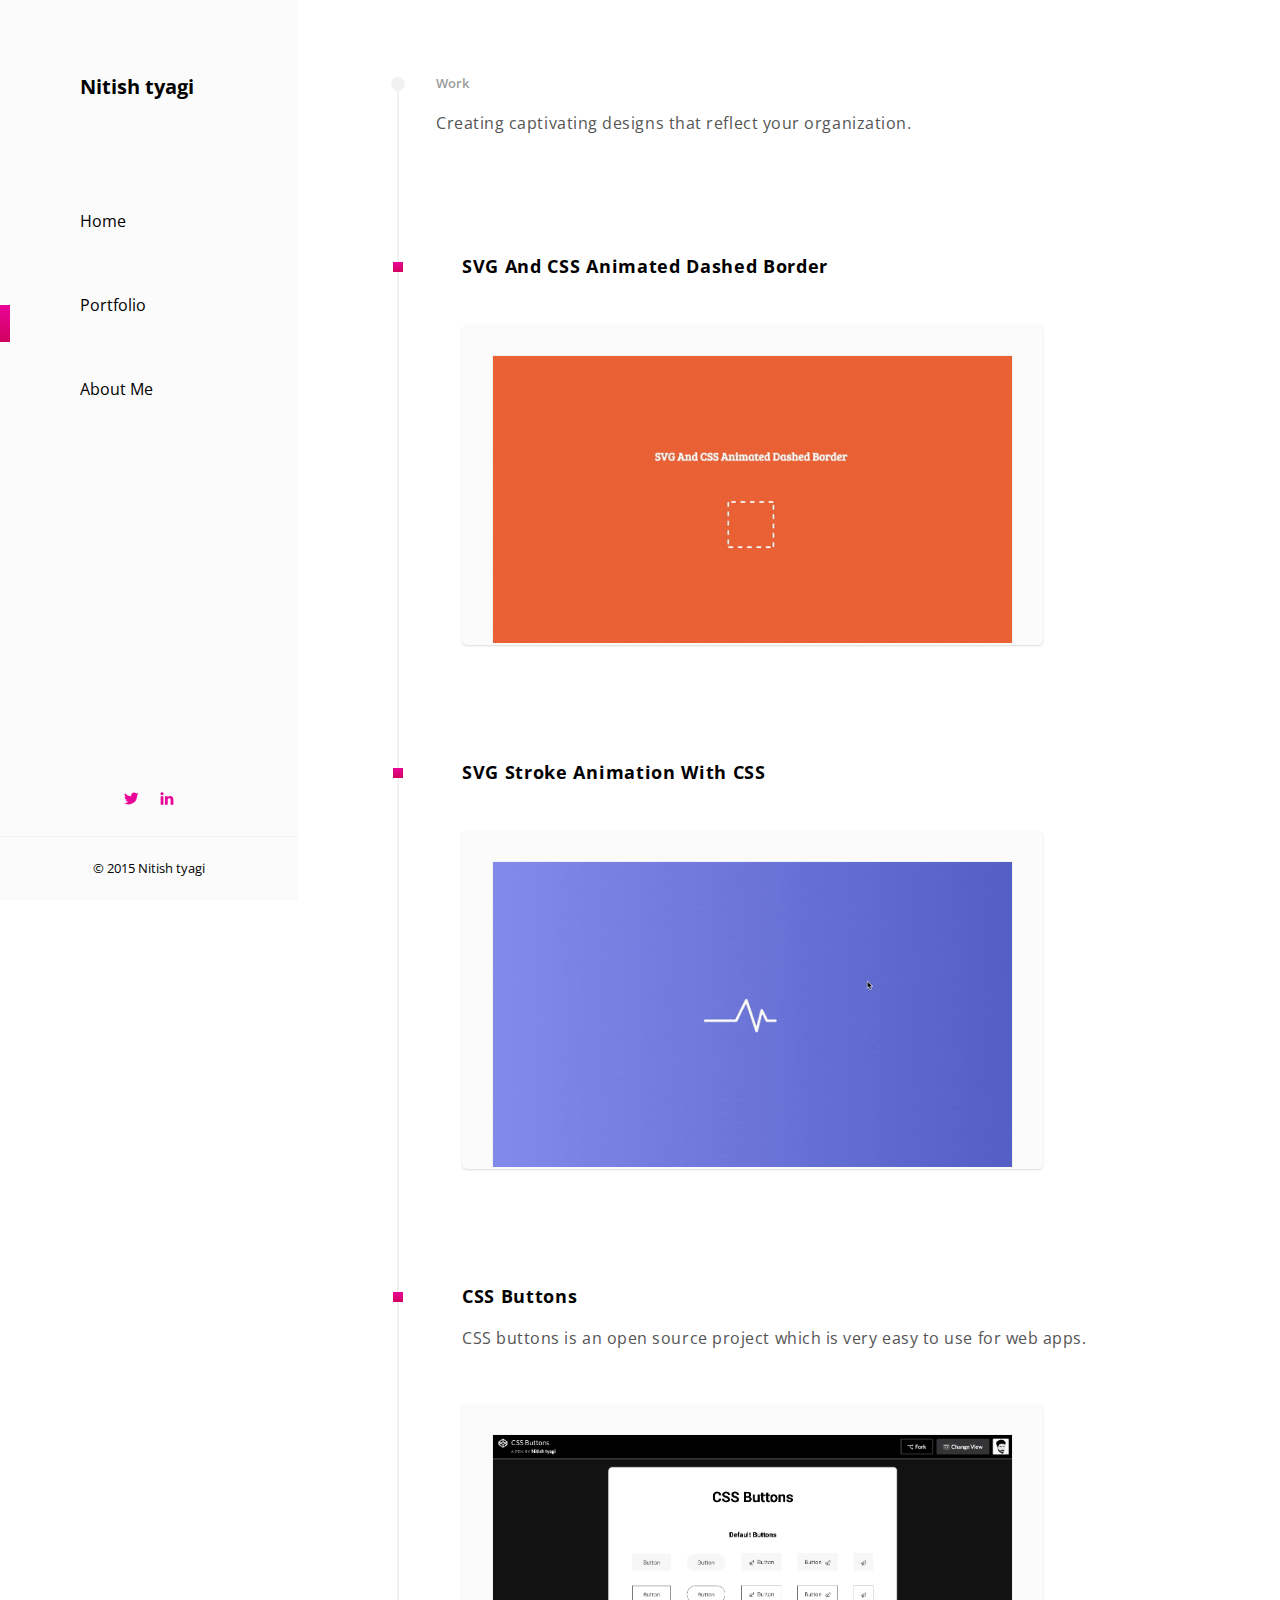
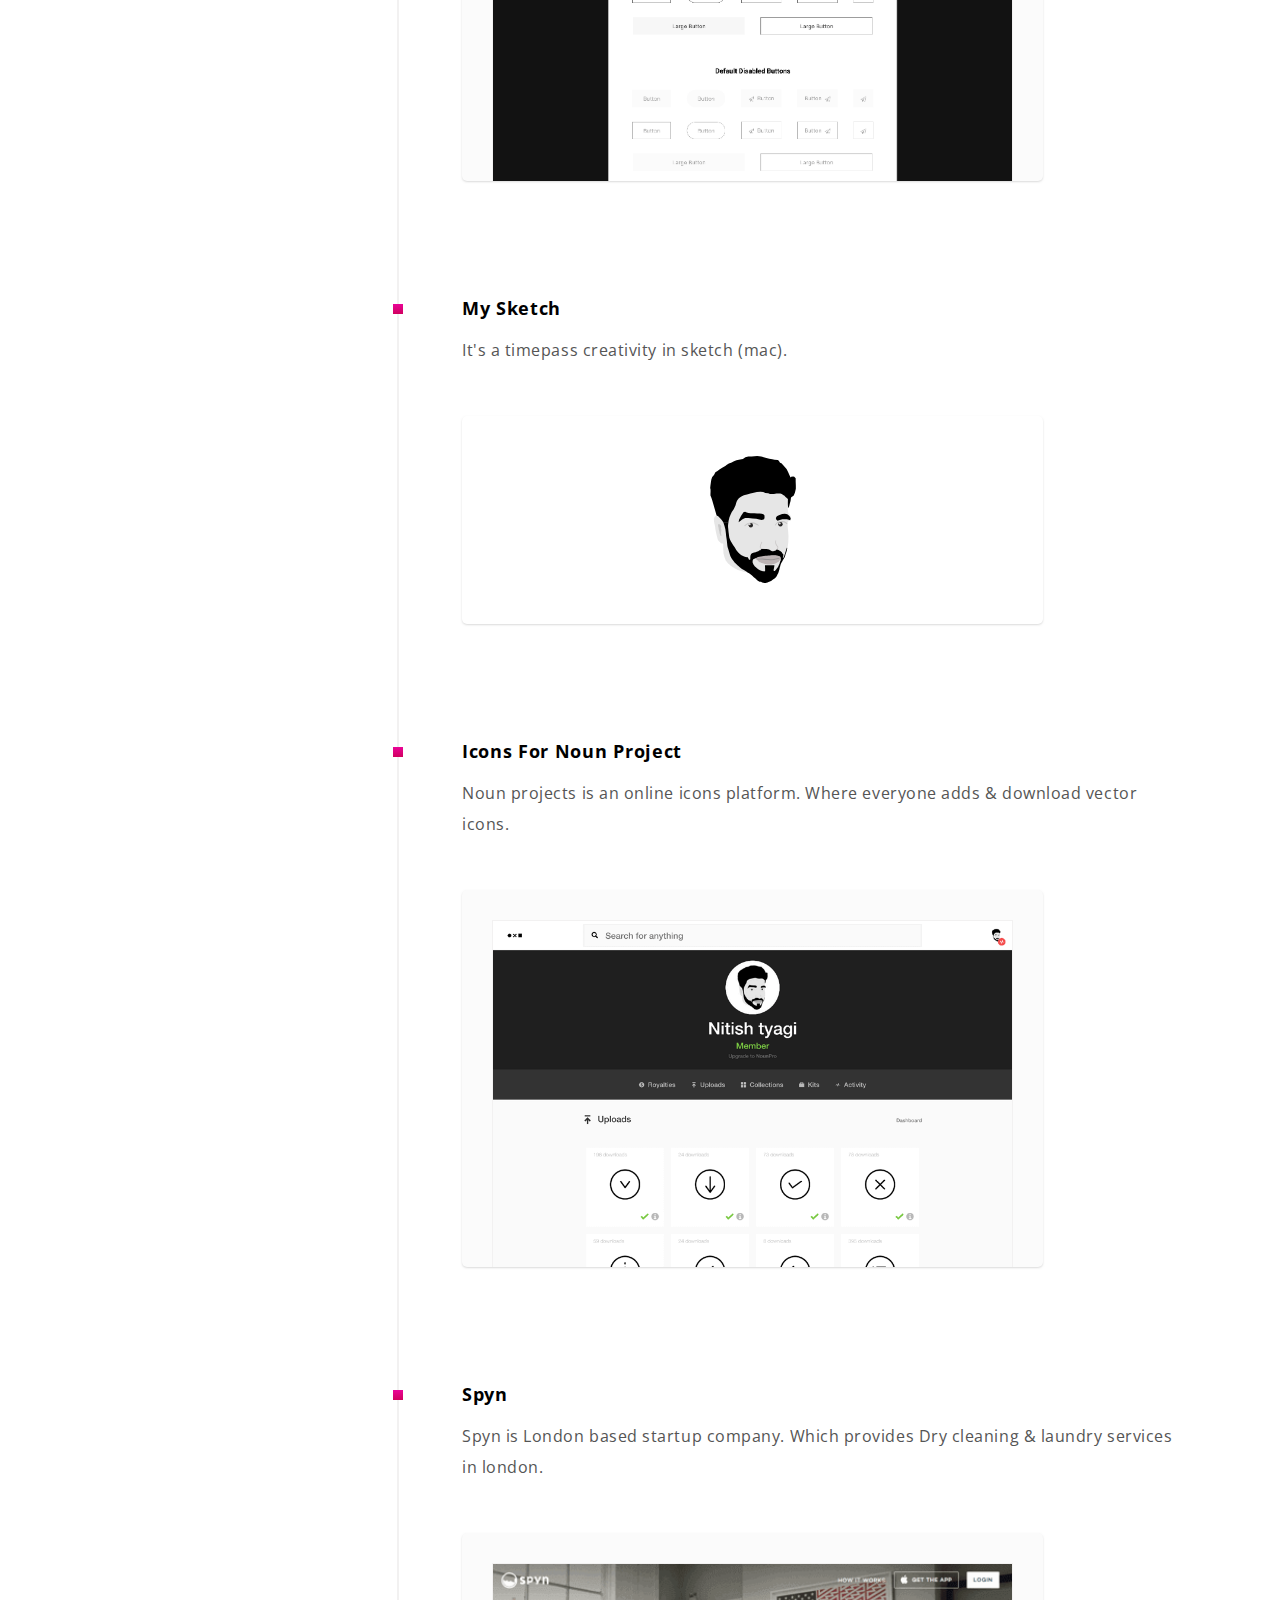
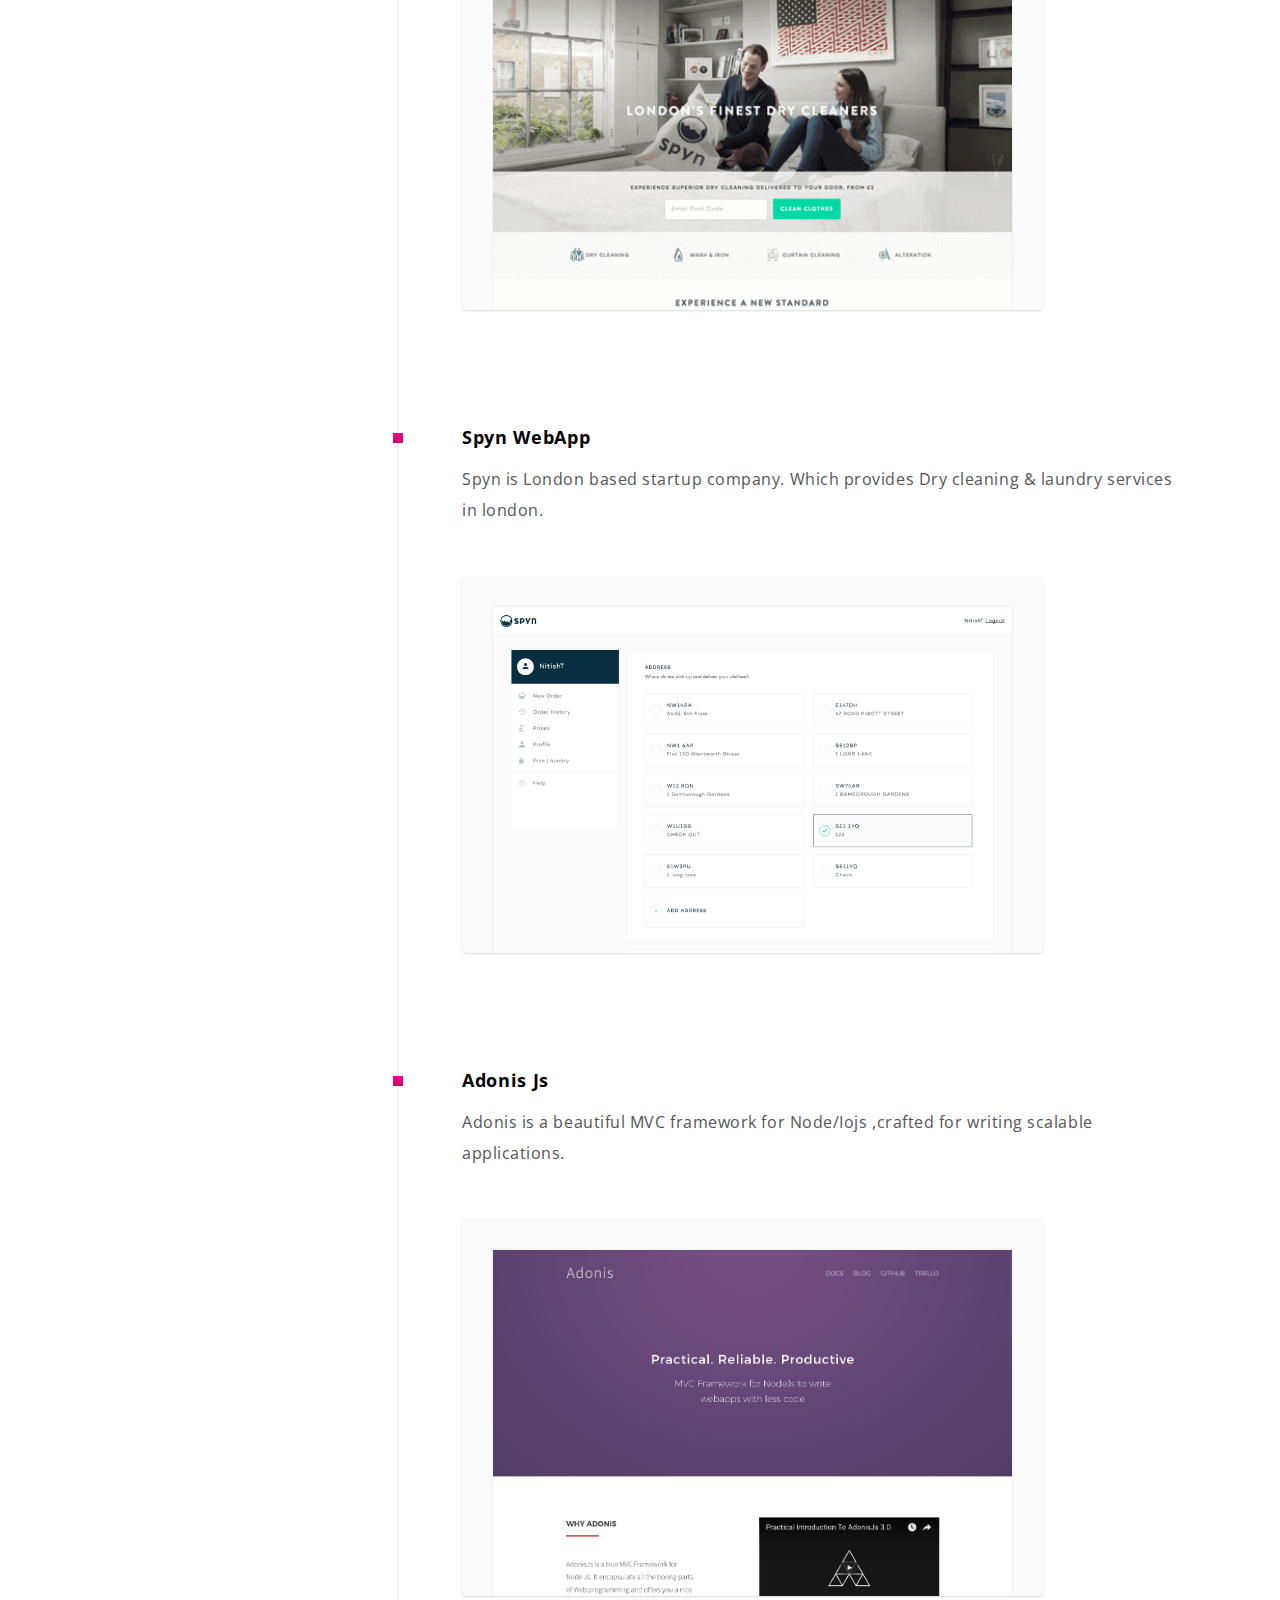
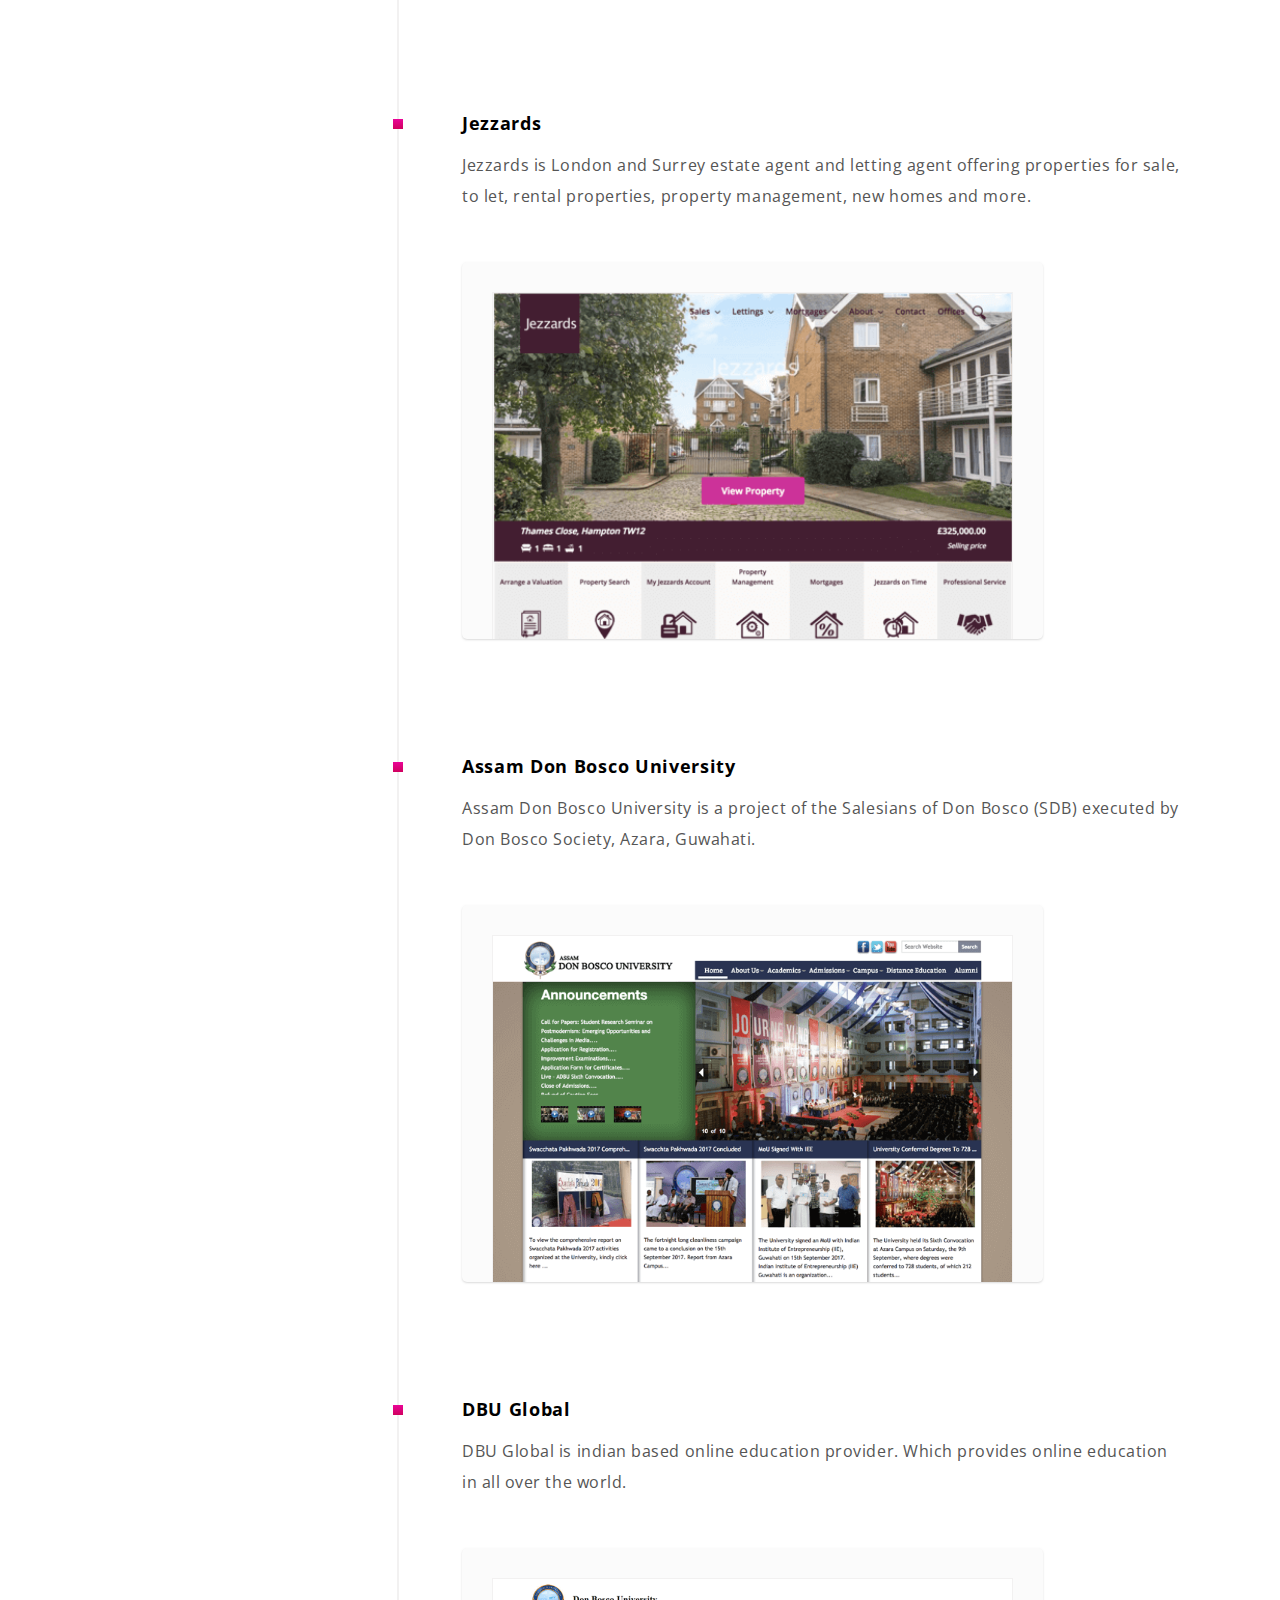
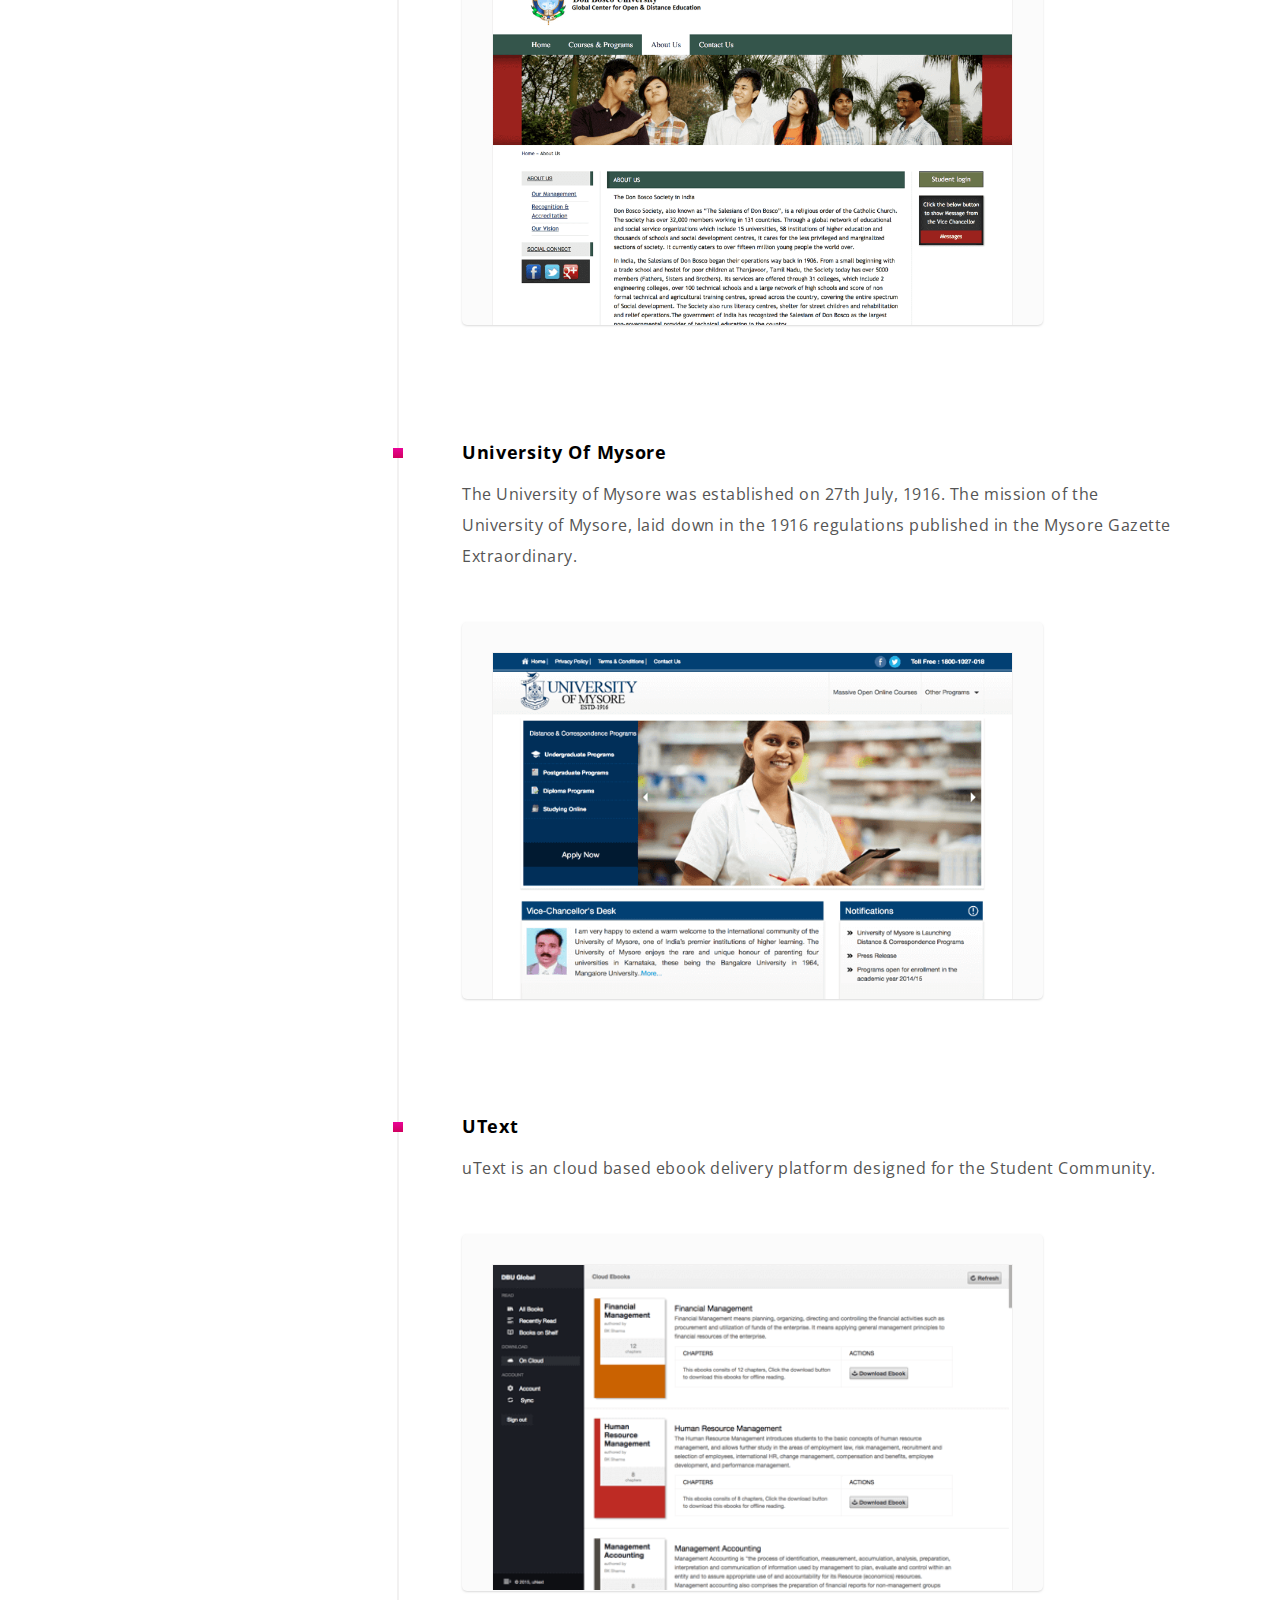
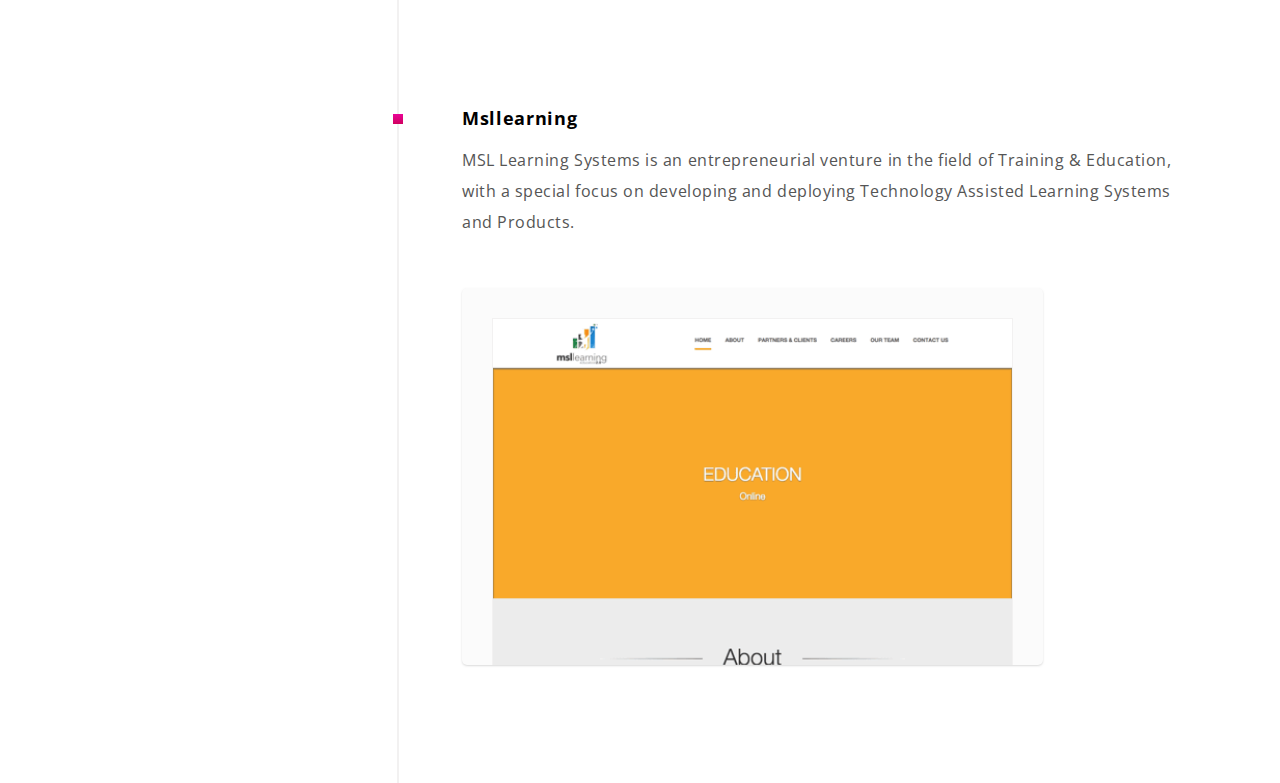
<file: portfolio.html>
<!DOCTYPE html>
<html lang="en">
<head>
	<meta charset="utf-8">
	<meta http-equiv="X-UA-Compatible" content="IE=edge">
  	<meta name="viewport" content="width=device-width, initial-scale=1.0, maximum-scale=1.0, user-scalable=no" />
	<title>Nitish tyagi, Senior software engineer</title>
	<meta name="description" content="Senior software engineer">
	<meta name="author" content="Nitish tyagi">
	<link rel="stylesheet" type="text/css" href="css/nitish.css">
	
	<script>
	  (function(i,s,o,g,r,a,m){i['GoogleAnalyticsObject']=r;i[r]=i[r]||function(){
	  (i[r].q=i[r].q||[]).push(arguments)},i[r].l=1*new Date();a=s.createElement(o),
	  m=s.getElementsByTagName(o)[0];a.async=1;a.src=g;m.parentNode.insertBefore(a,m)
	  })(window,document,'script','//www.google-analytics.com/analytics.js','ga');
	
	  ga('create', 'UA-70620934-1', 'auto');
	  ga('send', 'pageview');
	
	</script>
</head>
<body>

    <section class="main__content__container">
        <section class="side__bar" id="side__bar">
            <div class="side__bar__fixed">
                <div class="side__bar__header">
                    <h1 class="side__bar__title">Nitish tyagi</h1>
                    <ul class="side__bar__menu">
                        <li class="side__bar__menu__list"><a href="index.html">Home</a></li>
                        <li class="side__bar__menu__list active"><a href="portfolio.html">Portfolio</a></li>
                        <li class="side__bar__menu__list"><a href="about.html">About Me</a></li>
                    </ul>
                </div>

                <div class="footer">
                    <div class="footer__social__icons">
                        <a href="https://twitter.com/ntshtyagi" target="_blank">
                            <svg id="" width="15px" height="15px" viewBox="0 0 29 23" version="1.1" xmlns="http://www.w3.org/2000/svg" xmlns:xlink="http://www.w3.org/1999/xlink">
                                <g id="welcome" stroke="none" stroke-width="1" fill="none" fill-rule="evenodd">
                                    <g id="icon" class="twitter__icon" transform="translate(-200.000000, -559.000000)">
                                        <g id="Left">
                                            <path d="M213.68,564.83 C213.68,563.229992 214.249994,561.880006 215.39,560.78 C216.530006,559.679995 217.899992,559.12 219.5,559.1 C221.200008,559.1 222.589995,559.689994 223.67,560.87 C224.870006,560.609999 226.089994,560.160003 227.33,559.52 C226.929998,560.860007 226.100006,561.919996 224.84,562.7 C225.900005,562.539999 226.999994,562.230002 228.14,561.77 C227.359996,562.930006 226.390006,563.939996 225.23,564.8 L225.23,565.52 C225.23,568.240014 224.630006,570.799988 223.43,573.2 C222.229994,575.600012 220.330013,577.649991 217.73,579.35 C215.129987,581.050008 212.170017,581.9 208.85,581.9 C205.609984,581.9 202.660013,581.040009 200,579.32 C200.400002,579.36 200.879997,579.38 201.44,579.38 C204.100013,579.38 206.46999,578.570008 208.55,576.95 C207.249993,576.93 206.120005,576.530004 205.16,575.75 C204.199995,574.969996 203.540002,574.020006 203.18,572.9 C203.440001,573 203.789998,573.05 204.23,573.05 C204.670002,573.05 205.169997,572.990001 205.73,572.87 C204.429993,572.589999 203.350004,571.920005 202.49,570.86 C201.629996,569.799995 201.19,568.550007 201.17,567.11 C201.890004,567.510002 202.749995,567.75 203.75,567.83 C202.029991,566.629994 201.17,565.02001 201.17,563 C201.17,562.039995 201.429997,561.090005 201.95,560.15 C205.110016,563.970019 209.089976,565.959999 213.89,566.12 C213.749999,565.679998 213.68,565.250002 213.68,564.83 Z" id="twitter-2---fontello"></path>
                                        </g>
                                    </g>
                                </g>
                            </svg>
                        </a>
        
                        <a href="https://www.linkedin.com/in/nitishtyagi" target="_blank">
                            <svg id="" width="14px" height="13px" viewBox="0 0 24 24" version="1.1" xmlns="http://www.w3.org/2000/svg" xmlns:xlink="http://www.w3.org/1999/xlink">
                                <g id="welcome" stroke="none" stroke-width="1" fill="none" fill-rule="evenodd">
                                    <g id="icon" class="linkedin__icon" transform="translate(-288.000000, -557.000000)">
                                        <g id="Left">
                                            <path d="M288,560.21 C288,559.44333 288.268331,558.807003 288.805,558.301 C289.341669,557.794997 290.035496,557.545833 290.8865,557.5535 C291.737504,557.561167 292.427497,557.814164 292.9565,558.3125 C293.485503,558.810836 293.75,559.466329 293.75,560.279 C293.75,561.015004 293.485503,561.632164 292.9565,562.1305 C292.427497,562.628836 291.726004,562.878 290.852,562.878 L290.829,562.878 C289.985662,562.878 289.303336,562.625003 288.782,562.119 C288.260664,561.612997 288,560.97667 288,560.21 Z M288.299,580.335 L288.299,564.971 L293.405,564.971 L293.405,580.335 L288.299,580.335 Z M296.234,580.335 C296.264667,575.70431 296.28,572.108679 296.28,569.548 C296.28,566.987321 296.264667,565.461669 296.234,564.971 L301.34,564.971 L301.34,567.156 L301.317,567.202 L301.34,567.202 L301.34,567.156 C302.444006,565.453991 303.98499,564.603 305.963,564.603 C307.726342,564.587667 309.144661,565.170327 310.218,566.351 C311.291339,567.531673 311.828,569.256655 311.828,571.526 L311.828,580.335 L306.722,580.335 L306.722,572.124 C306.722,569.808655 305.863342,568.651 304.146,568.651 C303.501997,568.635667 302.957669,568.811998 302.513,569.18 C302.068331,569.548002 301.738668,569.992664 301.524,570.514 C301.401333,570.805335 301.34,571.219331 301.34,571.756 L301.34,580.335 L296.234,580.335 Z" id="linkedin-4---fontello"></path>
                                        </g>
                                    </g>
                                </g>
                            </svg>	
                        </a>
                    </div>
                    <div class="copyright">&copy; 2015 Nitish tyagi</div>
                </div>
            </div>
        </section>
        
        <section class="content__container">
            <div class="content__area">
                <label class="hamburger" id="hamburger">
                    <input class="hamburger-input" type="checkbox" id="input__hamburger">
                    <span class="hamburger-line first"></span>
                    <span class="hamburger-line second"></span>
                    <span class="hamburger-line third"></span>
                </label>
                
                <div class="section__name">
                    <h6>Work</h6>
                    <p>Creating captivating designs that reflect your organization.</p>
                </div>
                
                <div class="product-container">
                    <div class="product">
                        <h2>SVG And CSS Animated Dashed Border</h2>
                        <div class="product__image">
                            <a href="https://codepen.io/nikkk-me/full/ZMxNKX" target="_blank"><img src="images/animated-dashed-border.gif" alt=""></a>
                        </div>
                    </div>

                    <div class="product">
                        <h2>SVG Stroke Animation With CSS</h2>
                        <div class="product__image">
                            <a href="https://codepen.io/nikkk-me/full/KBJXmd" target="_blank"><img src="images/svg-stroke-animation.gif" alt=""></a>
                        </div>
                    </div>

                    <div class="product">
                        <h2>CSS Buttons</h2>
                        <p>CSS buttons is an open source project which is very easy to use for web apps.</p>
                        <div class="product__image">
                            <a href="https://codepen.io/nikkk-me/full/PKeOdP" target="_blank"><img src="images/css-buttons.png" alt=""></a>
                        </div>
                    </div>

                    <div class="product">
                        <h2>My Sketch</h2>
                        <p>It's a timepass creativity in sketch (mac).</p>
                        <div class="product__image small__image">
                            <img src="images/me.svg" alt="">
                        </div>
                    </div>

                    <div class="product">
                        <h2>Icons For Noun Project</h2>
                        <p>Noun projects is an online icons platform. Where  everyone adds & download vector icons.</p>
                        <div class="product__image">
                            <a href="https://thenounproject.com/ntshtyagi" target="_blank"><img src="images/noun-projects.png" alt=""></a>
                        </div>
                    </div>

                    <div class="product">
                        <h2>Spyn</h2>
                        <p>Spyn is London based startup company. Which provides Dry cleaning & laundry services in london.</p>
                        <div class="product__image">
                            <a href="https://gospyn.com" target="_blank"><img src="images/spyn_website.png" alt=""></a>
                        </div>
                    </div>

                    <div class="product">
                        <h2>Spyn WebApp</h2>
                        <p>Spyn is London based startup company. Which provides Dry cleaning & laundry services in london.</p>
                        <div class="product__image">
                            <a href="https://app.gospyn.com/#/login" target="_blank"><img src="images/spyn_webapp2.png" alt=""></a>
                        </div>
                    </div>
    
                    <div class="product">
                        <h2>Adonis Js</h2>
                        <p>Adonis is a beautiful MVC framework for Node/Iojs ,crafted for writing scalable applications.</p>
                        <div class="product__image">
                            <a href="https://www.adonisjs.com" target="_blank"><img src="images/adonis.png" alt=""></a>
                        </div>
                    </div>

                    <div class="product">
                        <h2>Jezzards</h2>
                        <p>Jezzards is London and Surrey estate agent and letting agent offering properties for sale, to let, rental properties, property management, new homes and more.</p>
                        <div class="product__image">
                            <a href="https://jezzards.co.uk" target="_blank"><img src="images/jezzards.png" alt=""></a>
                        </div>
                    </div>

                    <div class="product">
                        <h2>Assam Don Bosco University</h2>
                        <p>Assam Don Bosco University is a project of the Salesians of Don Bosco (SDB) executed by Don Bosco Society, Azara, Guwahati.</p>
                        <div class="product__image">
                            <a href="http://www.dbuniversity.ac.in" target="_blank"><img src="images/dbu.png" alt=""></a>
                        </div>
                    </div>

                    <div class="product">
                        <h2>DBU Global</h2>
                        <p>DBU Global is indian based online education provider. Which provides online education in all over the world.</p>
                        <div class="product__image">
                            <a href="http://www.dbuniversity.ac.in/dbuglobal/en" target="_blank"><img src="images/dbu-global.png" alt=""></a>
                        </div>
                    </div>

                    <div class="product">
                        <h2>University Of Mysore</h2>
                        <p>The University of Mysore was established on 27th July, 1916. The mission of the University of Mysore, laid down in the 1916 regulations published in the Mysore Gazette Extraordinary.</p>
                        <div class="product__image">
                            <a href="http://www.uni-mysore.in/en" target="_blank"><img src="images/uni-mysore.png" alt=""></a>
                        </div>
                    </div>

                    <div class="product">
                        <h2>UText</h2>
                        <p>uText is an cloud based ebook delivery platform designed for the Student Community.</p>
                        <div class="product__image">
                            <img src="images/utext.png" alt="">
                        </div>
                    </div>

                    <div class="product">
                        <h2>Msllearning</h2>
                        <p>MSL Learning Systems is an entrepreneurial venture in the field of Training &amp; Education, with a special focus on developing and deploying Technology Assisted Learning Systems and Products.</p>
                        <div class="product__image">
                            <img src="images/msllearning.png" alt="">
                        </div>
                    </div>
                </div>
            </div>   
        </section>
    </section>
</body>
<script src="js/nitish.js"></script>
</html>
</file>
<file: stylesheets/app.css>
html,
body,
div,
span,
applet,
object,
iframe,
h1,
h2,
h3,
h4,
h5,
h6,
p,
blockquote,
pre,
a,
abbr,
acronym,
address,
big,
cite,
code,
del,
dfn,
em,
img,
ins,
kbd,
q,
s,
samp,
small,
strike,
strong,
sub,
sup,
tt,
var,
b,
u,
i,
center,
dl,
dt,
dd,
ol,
ul,
li,
fieldset,
form,
label,
legend,
table,
caption,
tbody,
tfoot,
thead,
tr,
th,
td,
article,
aside,
canvas,
details,
embed,
figure,
figcaption,
footer,
header,
hgroup,
menu,
nav,
output,
ruby,
section,
summary,
time,
mark,
audio,
video {
  margin: 0;
  padding: 0;
  border: 0;
  font: inherit;
  font-size: 100%;
  vertical-align: baseline;
}

html {
  line-height: 1;
}

ol,
ul {
  list-style: none;
}

table {
  border-collapse: collapse;
  border-spacing: 0;
}

caption,
th,
td {
  text-align: left;
  font-weight: normal;
  vertical-align: middle;
}

q,
blockquote {
  quotes: none;
}

q:before,
q:after,
blockquote:before,
blockquote:after {
  content: "";
  content: none;
}

a img {
  border: none;
}

article,
aside,
details,
figcaption,
figure,
footer,
header,
hgroup,
main,
menu,
nav,
section,
summary {
  display: block;
}

body {
  font-family: 'Source Sans Pro', sans-serif;
  letter-spacing: 0.08125em;
  font-size: 1em;
  color: #333;
  font-weight: 300;
}

*:focus {
  outline: none;
}

a {
  text-decoration: none;
}

.follow__center,
.profile__footer,
.work__section .__mockup > a {
  text-align: center;
}

.__hamburger {
  width: 30px;
}

.__hamburger div {
  background: #333;
  margin-bottom: 5px;
  height: 3px;
}

.__hamburger div:last-child {
  margin-bottom: 0px;
}

.__uppercase,
.__title,
.__skills h3 {
  text-transform: uppercase;
}

.__table {
  display: table;
  position: relative;
}

.__table.__full {
  width: 100%;
}

.__table .table__cell {
  display: table-cell;
  vertical-align: middle;
}

.__section {
  margin: 2.1875em 3.125em;
}

.__title {
  font-size: 0.9375em;
  padding-bottom: 1.25em;
  margin-bottom: 1.5625em;
  position: relative;
  top: 0;
  right: 0;
  bottom: 0;
  left: 0;
  line-height: 1.3125em;
  font-weight: 600;
}

.__title:before {
  border-top: solid 2px #f7f7f7;
  position: absolute;
  right: 0;
  bottom: 0;
  left: 0;
  content: "";
}

p.__saying {
  line-height: 1.625em;
  font-size: 1.0625em;
  letter-spacing: 0.0875em;
  font-weight: 300;
}

p.__saying b {
  font-weight: 400;
}

.section__mg {
  margin: 2.5em 3.125em;
}

.__divider {
  position: relative;
  top: 0;
  right: 0;
  bottom: 0;
  left: 0;
  padding: 2.5em 0;
}

.__divider:before {
  position: absolute;
  right: 0;
  bottom: 2.375em;
  left: 0;
  border-bottom: solid 1px #f7f7f7;
  content: "";
}

.__main {
  position: relative;
}

.profile__section {
  background: #fff url("../assets/images/left_bg.png");
  position: fixed;
  top: 0;
  bottom: 0;
  left: 0;
  width: 40%;
}

.profile__section:before {
  border-right: solid 2px #f7f7f7;
  position: absolute;
  top: 0;
  right: 0;
  bottom: 0;
  left: 0;
  content: '';
  z-index: 1;
}

.profile__header {
  position: absolute;
  top: 0;
  right: 0;
  left: 0;
  padding: 2.1875em 2.5em;
  margin-bottom: 1.875em;
  z-index: 2;
}

.profile__header .__name {
  font-size: 1.1875em;
  font-weight: 600;
}

.profile__bio__main {
  display: table;
  height: 100%;
  width: 100%;
}

.profile__bio {
  position: relative;
  top: 0;
  right: 0;
  bottom: 0;
  left: 0;
  vertical-align: middle;
  display: table-cell;
  z-index: 1;
}

.profile__bio .profile__img {
  -moz-border-radius: 50%;
  -webkit-border-radius: 50%;
  border-radius: 50%;
  padding: 0.125em;
  overflow: hidden;
  height: 200px;
  width: 200px;
  margin: auto;
}

.profile__bio .profile__img img {
  width: 100%;
}

.profile__bio .profile__text {
  line-height: 1.5625em;
  font-size: 1.25em;
  letter-spacing: 0.09375em;
  text-align: center;
  font-weight: 200;
  margin: 2.1875em;
}

.profile__bio .profile__text p {
  width: 17.6875em;
  margin: auto;
}

.profile__bio .profile__text p a {
  color: #333;
  font-weight: 400;
}

.profile__bio .profile__text b {
  font-weight: 400;
}

.profile__footer {
  position: absolute;
  right: 2px;
  bottom: 0;
  left: 0;
  border-top: solid 1px #f7f7f7;
  padding: 0.625em 0;
  background: #fff;
  z-index: 1;
}

.profile__footer svg {
  width: 2em;
}

.profile__footer svg g#twitter {
  -moz-transition: all, 300ms;
  -o-transition: all, 300ms;
  -webkit-transition: all, 300ms;
  transition: all, 300ms;
  fill: #a5a5a5;
}

.profile__footer svg g#twitter:hover {
  fill: #333;
}

.other__section {
  margin-left: 40%;
  position: relative;
  top: 0;
  right: 0;
  bottom: 0;
  left: 0;
  background: #fff;
  width: 60%;
}

h3 {
  font-weight: 600;
}

.__section .inner__section {
  margin: 2.5em 3.125em;
}

.__skills h3 {
  font-size: 0.9375em;
  font-weight: bold;
}

.__skills .skills__section {
  margin: 2.5em 0;
}

.__skills .skills__section ul li {
  font-size: 1.0625em;
  margin: 0 0 0.9375em;
}

.__skills .skills__section ul li span {
  margin: 0 0.625em 0 0;
  display: none;
}

.work__section .__work {
  margin: 0 0 2.5em;
}

.work__section .__work h3 {
  font-size: 1.3125em;
  margin: 2.5em 0;
  text-transform: capitalize;
  font-weight: bold;
}

.work__section .__work h3 a {
  -moz-transition: all 0.3s;
  -o-transition: all 0.3s;
  -webkit-transition: all 0.3s;
  transition: all 0.3s;
  color: #333;
}

.work__section .__work h3 a:hover {
  opacity: 0.9;
}

.work__section .__work p.__saying {
  margin: 2.5em 0;
}

.work__section .__work img {
  position: relative;
  top: 0;
  right: 0;
  bottom: 0;
  left: 0;
  width: 100%;
}

.work__section .__mockup {
  max-width: 31.375em;
}

.work__section .__mockup > a {
  border: solid 1px #efefef;
  position: relative;
  top: 0;
  right: 0;
  bottom: 0;
  left: 0;
  padding: 0;
  display: block;
  z-index: 5;
}

.work__section .__mockup .__browser {
  border-top-right-radius: 0.125em;
  border-top-left-radius: 0.125em;
  background: #efefef;
  box-sizing: border-box;
  padding: 0.5em;
  height: 1.25em;
}

.__footer {
  background: #000;
  margin: 5em 0 0;
  padding: 0 2.1875em;
}

.__footer .footer__top {
  border-bottom: solid 1px #828282;
  padding: 3.4375em 0;
  color: #9c9c9c;
}

.__footer .footer__top h1 {
  font-size: 1.8125em;
  margin-bottom: 1.25em;
}

.__footer .footer__top ul li {
  display: inline-block;
  margin-left: 0.625em;
}

.__footer .footer__top ul li:first-child {
  margin-left: 0;
}

.__footer .footer__top ul a {
  font-size: 0.875em;
  -moz-transition: all 300ms;
  -o-transition: all 300ms;
  -webkit-transition: all 300ms;
  transition: all 300ms;
  font-weight: 400;
  color: #9c9c9c;
}

.__footer .footer__top ul a:hover {
  text-decoration: underline;
}

.__footer .footer__bottom {
  padding: 2.1875em 0;
}

.__footer .footer__bottom h5 {
  font-size: 0.75em;
  font-weight: 300;
  color: #9c9c9c;
}

@media screen and (max-width: 1000px) {
  .profile__section {
    position: relative;
    top: 0;
    right: 0;
    bottom: 0;
    left: 0;
    width: 100%;
  }
  .profile__section:before {
    border: 0;
  }
  .profile__footer {
    position: relative;
    top: 0;
    right: 0;
    bottom: 0;
    left: 0;
    padding: 0 0 2.5em;
    margin: 0 0 4.375em;
    border-top: 0;
  }
  .other__section {
    margin: 0;
    width: 100%;
  }
  .profile__header {
    position: relative;
    top: 0;
    right: 0;
    bottom: 0;
    left: 0;
  }
}

@media screen and (max-width: 415px) {
  body {
    font-size: 0.8125em;
  }
  .__section {
    margin: 3.125em 1.875em;
  }
  .__section .inner__section {
    margin: 2.5em 1.25em;
  }
  .profile__header {
    padding: 2.1875em 1.875em;
  }
  .section__mg {
    margin: 1.875em 1.25em;
  }
  .profile__bio .profile__text {
    margin: 2.1875em 1.25em;
  }
  .profile__bio .profile__text p {
    width: auto;
  }
}
</file>
<file: css/nitish.css>
@import url("https://fonts.googleapis.com/css?family=Open+Sans:400,600,700");
* {
  box-sizing: border-box; }

html, body, div, span, applet, object, iframe, h1, h2, h3, h4, h5, h6, p, blockquote, pre, a, abbr, acronym, address, big, cite, code, del, dfn, em, img, ins, kbd, q, s, samp, small, strike, strong, sub, sup, tt, var, b, u, i, center, dl, dt, dd, ol, ul, li, fieldset, form, label, legend, table, caption, tbody, tfoot, thead, tr, th, td, article, aside, canvas, details, embed, figure, figcaption, footer, header, hgroup, menu, nav, output, ruby, section, summary, time, mark, audio, video {
  margin: 0;
  padding: 0;
  border: 0;
  font-size: 100%;
  font: inherit;
  vertical-align: baseline; }

article, aside, details, figcaption, figure, footer, header, hgroup, menu, nav, section {
  display: block; }

ol, ul {
  list-style: none; }

blockquote, q {
  quotes: none; }

blockquote:before, blockquote:after {
  content: '';
  content: none; }

q:before, q:after {
  content: '';
  content: none; }

table {
  border-collapse: collapse;
  border-spacing: 0; }

html, body {
  font-family: 'Open Sans', sans-serif;
  -webkit-font-smoothing: antialiased;
  line-height: 1;
  font-size: 10px; }

h1 {
  font-weight: bold;
  font-size: 2.0rem;
  color: #000000; }

h2 {
  font-weight: bold;
  font-size: 1.8rem;
  letter-spacing: 0.68px;
  color: #000000; }

h6 {
  font-size: 1.3rem;
  font-weight: 600;
  color: #9B9B9B; }

p {
  font-size: 1.6rem;
  line-height: 3.1rem;
  letter-spacing: 0.54px;
  color: #555555; }

a {
  text-decoration: none;
  color: #000000;
  font-size: 1.6rem; }

.hamburger {
  position: relative;
  width: 7rem;
  height: 7rem;
  display: inline-flex;
  flex-direction: column;
  justify-content: space-between;
  cursor: pointer;
  padding: 2.2rem; }
  .hamburger .hamburger-input {
    position: absolute;
    opacity: 0;
    left: 0;
    right: 0;
    top: 0;
    bottom: 0;
    cursor: pointer; }
    .hamburger .hamburger-input:checked ~ .hamburger-line.second {
      transform: rotate(-45deg); }
    .hamburger .hamburger-input:checked ~ .hamburger-line.first {
      transform: translate(0.2rem, 0.7rem) rotate(-135deg); }
    .hamburger .hamburger-input:checked ~ .hamburger-line.third {
      transform: translate(0.9rem, -0.2rem) rotate(-135deg); }
  .hamburger .hamburger-line {
    width: 100%;
    background: #EA0498;
    height: 0.4rem;
    display: block;
    border-radius: 0.5rem;
    transition: transform 0.4s cubic-bezier(0.54, -0.81, 0.57, 0.57);
    position: relative; }
    .hamburger .hamburger-line.first, .hamburger .hamburger-line.third {
      width: 50%; }
    .hamburger .hamburger-line.third {
      margin-left: 50%;
      transform-origin: left; }

.main__section {
  position: relative;
  display: flex;
  height: 100vh;
  background: #000000; }
  .main__section::after {
    position: fixed;
    left: 0;
    right: 0;
    top: 0;
    bottom: 0;
    content: '';
    background: url("../images/bg-image.jpg");
    background-repeat: no-repeat;
    background-size: cover;
    background-position: center right;
    filter: grayscale(100%); }
  .main__section .right__section {
    width: 55%;
    display: inline-flex;
    background: rgba(255, 255, 255, 0.92);
    justify-content: center;
    z-index: 1; }
  .main__section .title {
    font-size: 3.8rem;
    margin-bottom: 3rem; }

.right__section {
  background: #ffffff;
  position: relative;
  align-items: center; }
  .right__section .button__holder {
    margin-top: 2rem; }
    .right__section .button__holder .button {
      margin: 2rem 2rem 0 0; }
  .right__section .me {
    margin-bottom: 6.5rem; }
  .right__section .social__icons {
    margin-top: 9.0rem; }
  .right__section .right__section__content {
    padding: 5rem 10rem 5rem 6rem;
    position: relative;
    z-index: 1;
    display: flex;
    flex-direction: column; }

.social__icons {
  max-width: 11rem;
  display: flex;
  justify-content: space-between; }
  .social__icons a {
    display: inline-block; }

#social__icons {
  transition: all 0.5s;
  transform: scale(1); }
  #social__icons:hover {
    transform: scale(1.2); }

.button {
  background: transparent;
  color: #000000;
  display: inline-flex;
  align-items: center;
  justify-content: center;
  height: 5rem;
  font-size: 1.4rem;
  letter-spacing: 0.57px;
  padding: 0 4.4rem;
  text-transform: uppercase;
  border: solid 2px #D0015E;
  position: relative;
  font-weight: 600;
  transition: color 0.3s;
  border-radius: 5rem; }

.main__content__container {
  display: flex;
  height: 100vh; }

.side__bar, .content__container {
  flex: 1;
  position: relative; }

.side__bar {
  flex: 29.8rem;
  flex-grow: unset; }
  .side__bar .side__bar__fixed {
    background: #FBFBFB;
    position: fixed;
    width: 29.8rem;
    top: 0;
    bottom: 0;
    display: flex;
    flex-direction: column;
    justify-content: space-between; }

.side__bar__title {
  padding-top: 7.7rem;
  padding-left: 8.0rem; }

.side__bar__menu {
  margin-top: 10.5rem; }
  .side__bar__menu .side__bar__menu__list {
    margin-bottom: 4.6rem; }
    .side__bar__menu .side__bar__menu__list:last-child {
      margin-bottom: 0; }
    .side__bar__menu .side__bar__menu__list a {
      position: relative;
      padding: 1.1rem 2.0rem 1.1rem 8rem;
      display: block; }

.side__bar__menu__list.active a:after {
  background: linear-gradient(#EA0498, #D0015E);
  content: '';
  position: absolute;
  width: 1.0rem;
  height: 3.7rem;
  top: 50%;
  left: 0;
  animation: translateActive 1.2s;
  animation-delay: 1s;
  animation-fill-mode: both; }

.section__name {
  margin-bottom: 11.8rem;
  padding-left: 3.7rem;
  position: relative; }
  .section__name:after {
    content: '';
    position: absolute;
    width: 14px;
    height: 14px;
    background: #F2F1F1;
    border-radius: 50%;
    left: -8px;
    top: 0; }
  .section__name h6 {
    margin-bottom: 1.8rem; }

.product {
  margin-bottom: 11.8rem;
  position: relative;
  padding-left: 6.3rem; }
  .product:after {
    animation: translateProductIcon 1s;
    animation-delay: 0.6s;
    animation-fill-mode: both;
    content: '';
    background: linear-gradient(#EA0498, #D0015E);
    height: 10px;
    width: 10px;
    position: absolute;
    left: -6px;
    top: 5px; }
  .product:last-child {
    margin-bottom: 0; }
  .product h2 {
    margin-bottom: 1.8rem; }
  .product .product__image {
    margin-top: 5.0rem;
    max-width: 58.1rem;
    max-height: 37.7rem;
    overflow: hidden;
    padding: 3rem 3rem 0 3rem;
    background: #FBFBFB;
    border-radius: 5px;
    box-shadow: 0px 1px 2px rgba(183, 183, 183, 0.5); }
    .product .product__image.small__image {
      background: #ffffff;
      padding: 4rem 2rem;
      text-align: center; }
      .product .product__image.small__image img {
        width: auto;
        border: none; }
    .product .product__image img {
      border: solid 1px #F2F1F1;
      border-bottom: 0;
      width: 100%; }

.content__area {
  margin: 7.7rem 9.9rem 0;
  padding-bottom: 11.8rem;
  border-left: solid 2px #F2F1F1;
  min-height: calc(100vh - 7.7rem); }

.footer .footer__social__icons {
  margin: 0 auto 2.8rem;
  max-width: 5.0rem;
  display: flex;
  justify-content: space-between; }
  .footer .footer__social__icons #icon {
    fill: #EA0498; }

.footer .copyright {
  display: flex;
  height: 6.4rem;
  font-size: 1.3rem;
  align-items: center;
  justify-content: center;
  border-top: solid 1px #F2F1F1; }

.hamburger {
  display: none;
  position: absolute;
  cursor: pointer;
  top: 0;
  right: 0;
  z-index: 1; }

@keyframes translateProductIcon {
  0% {
    transform: translateY(100%);
    opacity: 0; }
  30% {
    transform: translateY(-120%);
    opacity: 1; }
  100% {
    transform: translateY(0%);
    opacity: 1; } }

@-webkit-keyframes translateActive {
  0% {
    transform: translateY(150%);
    opacity: 0; }
  30% {
    transform: translateY(-130%);
    opacity: 1; }
  100% {
    transform: translateY(-50%);
    opacity: 1; } }

@keyframes translateActive {
  0% {
    transform: translateY(150%);
    opacity: 0; }
  30% {
    transform: translateY(-130%);
    opacity: 1; }
  100% {
    transform: translateY(-50%);
    opacity: 1; } }

@media screen and (max-width: 900px) {
  .main__section .right__section {
    width: 100%; }
  .main__section .button__holder .button {
    padding: 0 3.4rem; }
  .side__bar {
    position: fixed;
    z-index: 1; }
    .side__bar.active::before {
      content: '';
      position: fixed;
      top: 0;
      left: 0;
      bottom: 0;
      right: 0;
      background: rgba(0, 0, 0, 0.2); }
    .side__bar.active .side__bar__fixed {
      transform: translateX(0%); }
    .side__bar .side__bar__fixed {
      transform: translateX(-100%);
      transition: all 400ms cubic-bezier(0.25, 0.1, 0.28, 1.05); }
  .content__area {
    margin: 3rem 4.9rem 0;
    padding: 0;
    border-left: 0; }
  .section__name {
    padding-left: 0; }
    .section__name::after {
      display: none; }
  .product {
    padding-left: 0;
    padding-bottom: 6rem;
    margin-bottom: 6rem;
    border-bottom: solid 1px #f7f6f6; }
    .product:last-child {
      border-bottom: 0; }
    .product::after {
      left: 0; }
    .product h2 {
      padding-left: 2.5rem; }
  .section__name h6 {
    margin-bottom: 4.8rem;
    font-size: 1.6rem;
    font-weight: 800;
    color: #000000; }
  .hamburger {
    display: inline-flex; } }

@media screen and (max-width: 500px) {
  .right__section .right__section__content {
    padding: 5rem 3rem; }
  .content__area {
    margin: 3rem 2.5rem 0; }
  .product::after {
    top: 6px; }
  .product h2 {
    line-height: 2.3rem;
    font-size: 1.5rem; }
  .product .product__image {
    padding: 1.5rem 1.5rem 0 1.5rem; } }
</file>
